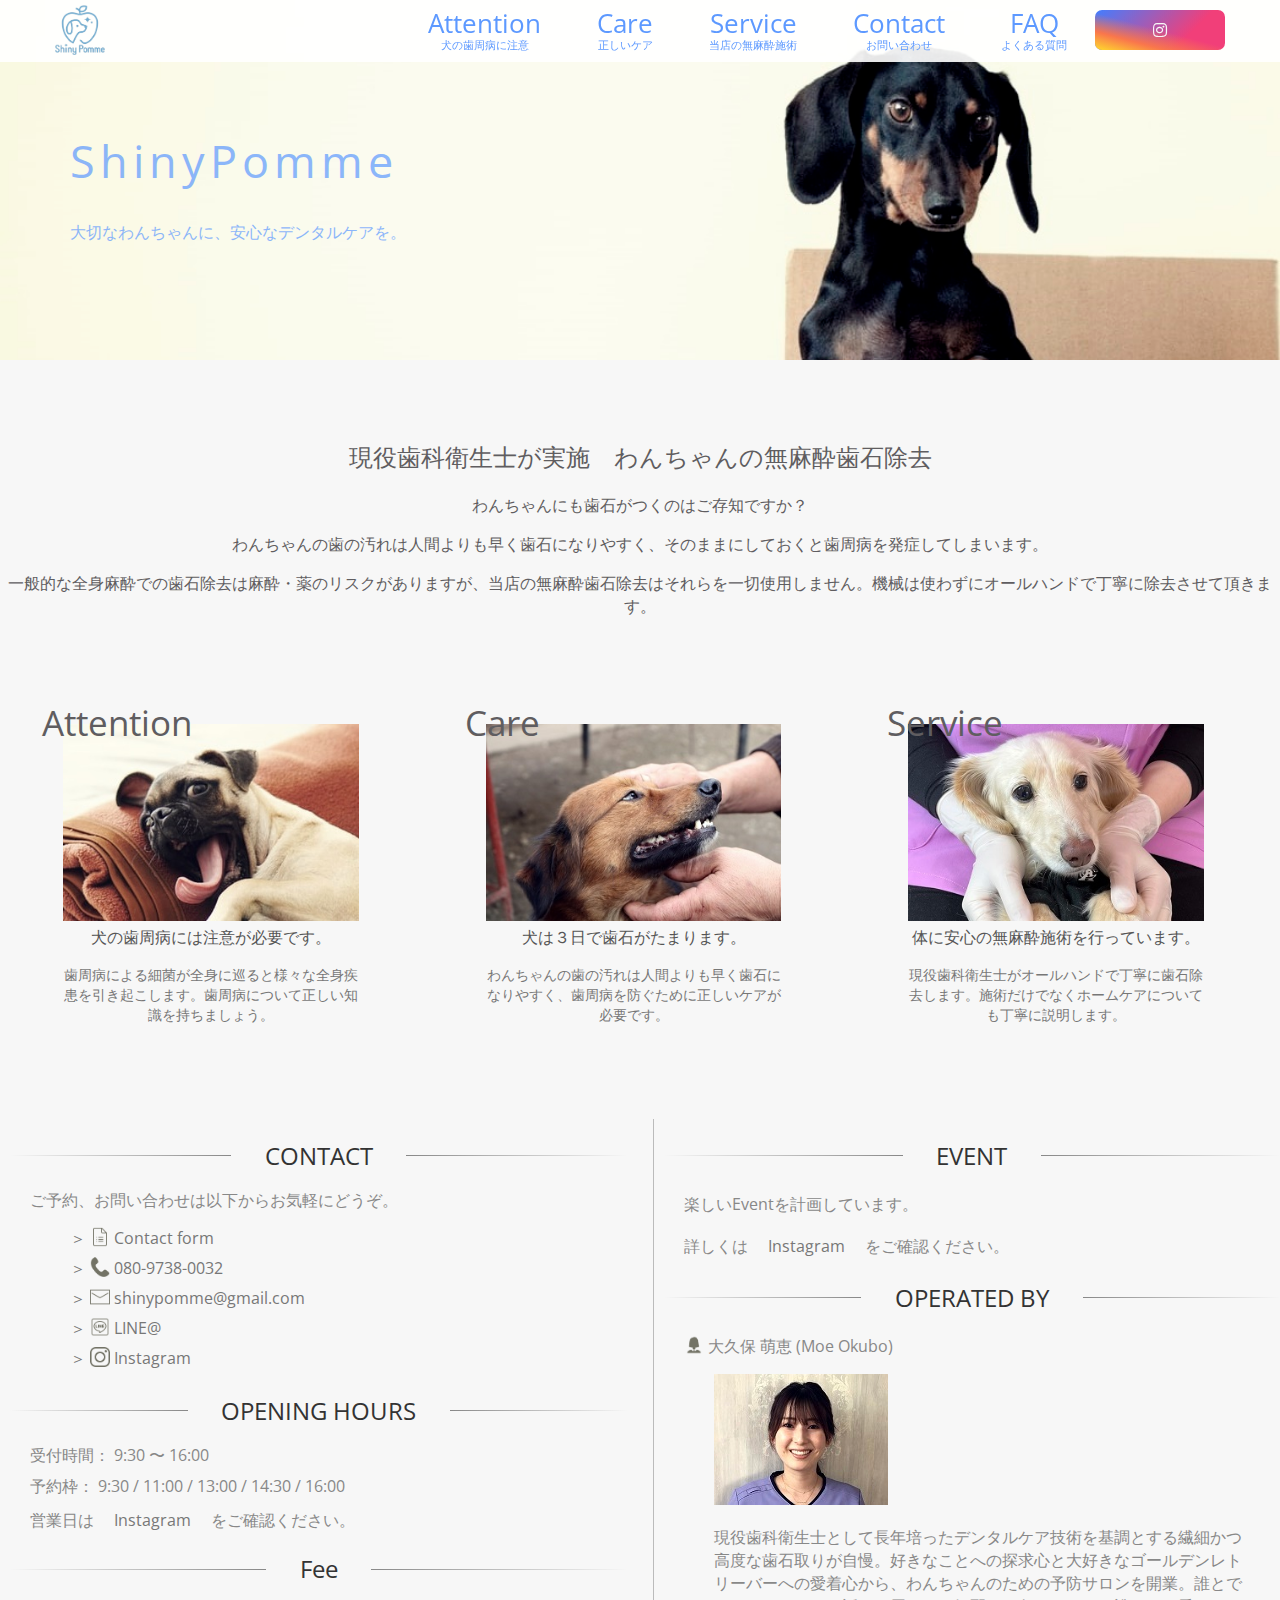
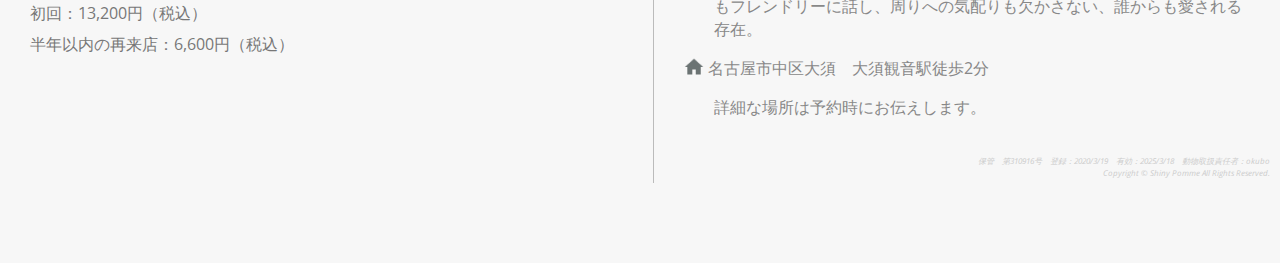
<file: index.html>
<!DOCTYPE html>
<html>
  <head>
    <!-- Global site tag (gtag.js) - Google Analytics -->
    <script async src="https://www.googletagmanager.com/gtag/js?id=UA-177868389-1"></script>
    <script>
      window.dataLayer = window.dataLayer || [];
      function gtag(){dataLayer.push(arguments);}
      gtag('js', new Date());

      gtag('config', 'UA-177868389-1');
    </script>
    <meta charset="utf-8">
    <meta name="description" content="愛知県の現役歯科衛生士が実施するわんちゃんに安心の無麻酔歯石除去。わんちゃんをリラックスさせながら機械は使わずにオールハンドで丁寧に歯石除去致します。">
    <meta name="viewport" content="width=device-width, initial-scale=1.0">
    <title>ShinyPomme | 現役歯科衛生士が行う犬の無麻酔歯石除去</title>
    <link href="https://fonts.googleapis.com/css2?family=Open+Sans+Condensed:wght@300&display=swap" rel="stylesheet">
    <link href="https://use.fontawesome.com/releases/v5.6.1/css/all.css" rel="stylesheet">
    <link rel="stylesheet" href="stylesheet.css">
    <link rel="stylesheet" href="responsive.css">
    <script src="https://ajax.googleapis.com/ajax/libs/jquery/2.1.4/jquery.min.js"></script>
    <link rel="shortcut icon" href="favicon.ico">
  </head>
  <body>
    <header>
      <div class="container">
        <a class="header-left" href="index.html">
          <img class="logo" src="picture/logo.png" alt="ShinyPomme">
        </a>
        <div class="header-right">
          <div class="header-menu">
            <ul>
              <li><a class="a-btn" href="attention.html">Attention<br><span class="hd-r-span">犬の歯周病に注意</span></a></li>
              <li><a class="a-btn" href="care.html">Care<br><span class="hd-r-span">正しいケア</span></a></li>
              <li><a class="a-btn" href="service.html">Service<br><span class="hd-r-span">当店の無麻酔施術</span></a></li>
              <li><a class="a-btn" href="contact.php">Contact<br><span class="hd-r-span">お問い合わせ</span></a></li>
              <li><a class="a-btn" href="FAQ.html">FAQ<br><span class="hd-r-span">よくある質問</span></a></li>
            </ul>
          </div>
          <div class="header-follow">
            <a href="https://www.instagram.com/ShinyPomme/" class="insta_btn2" target="_blank" rel="noopener noreferrer">
              <i class="fab fa-instagram"></i> <span>@shinypomme</span>
            </a>
          </div>
        </div>
        <div class="hamburger">
          <span></span>
          <span></span>
          <span></span>
        </div>
        <nav class="globalMenuSp">
            <ul>
              <li><a href="attention.html">Attention</a></li>
              <li><a href="care.html">Care</a></li>
              <li><a href="service.html">Service</a></li>
              <li><a href="contact.php">Contact</a></li>
              <li><a href="FAQ.html">FAQ</a></li>
            </ul>
        </nav>
    </header>
    <!-- コンテンツ -->
    <div class="top-wrapper">
      <div class="container">
        <div class="container-hp">
          <h1>ShinyPomme</h1>
          <p class="container-p">大切なわんちゃんに、<br>安心なデンタルケアを。</p>
        </div>
      </div>
    </div>
    <div class="main-wrapper">
      <div class="heading">
        <h2>現役歯科衛生士が実施<br>　わんちゃんの無麻酔歯石除去</h2>
        <p>わんちゃんにも歯石がつくのはご存知ですか？</p>
        <p>わんちゃんの歯の汚れは人間よりも早く歯石になりやすく、そのままにしておくと歯周病を発症してしまいます。</p>
        <p>一般的な全身麻酔での歯石除去は麻酔・薬のリスクがありますが、当店の無麻酔歯石除去はそれらを一切使用しません。<br>機械は使わずにオールハンドで丁寧に除去させて頂きます。</p>
        <p></p>
      </div>
      <div class="menus">
        <a class="menu" href="attention.html">
          <div class="menu-icon">
            <img src="picture/dog18.jpg" />
            <p>Attention</p>
          </div>
          <p class="txt-contents1">
            犬の歯周病には注意が必要です。
          </p>
          <p class="txt-contents2">
            歯周病による細菌が全身に巡ると様々な全身疾患を引き起こします。歯周病について正しい知識を持ちましょう。
          </p>
        </a>
        <a class="menu" href="care.html">
          <div class="menu-icon">
            <img src="picture/dog20.jpg" />
            <p>Care</p>
          </div>
          <p class="txt-contents1">
            犬は３日で歯石がたまります。
          </p>
          <p class="txt-contents2">
            わんちゃんの歯の汚れは人間よりも早く歯石になりやすく、歯周病を防ぐために正しいケアが必要です。
          </p>
        </a>
        <a class="menu" href="service.html">
          <div class="menu-icon">
            <img src="picture/dog23.jpeg" />
            <p>Service</p>
          </div>
          <p class="txt-contents1">
            体に安心の無麻酔施術を行っています。
          </p>
          <p class="txt-contents2">
            現役歯科衛生士がオールハンドで丁寧に歯石除去します。施術だけでなくホームケアについても丁寧に説明します。
          </p>
        </a>
      </div>
    </div>
    <!-- 以上、コンテンツ -->
    <footer>
      <div class="contact-wrapper">
        <div class="container">
          <div class="contact-h2">
            <h2 class="fotter-menu">　CONTACT　</h2>
          </div>
          <p class="contact-p">ご予約、お問い合わせは以下からお気軽にどうぞ。</p>
          <ul>
            <li>
              <a class="a-btn" href="contact.php">
                ＞
                <img class="contact-img" src="picture/form.png" alt="" align="top">
                 Contact form
              </a>
            </li>
            <li>
              <a class="a-btn" href="tel:080-9738-0032">
                ＞
                <img class="contact-img" src="picture/tell.png" alt="" align="top">
                 080-9738-0032
              </a>
            </li>
            <li>
              <a class="a-btn" href="mailto:shinypomme@gmail.com">
                ＞
                <img class="contact-img" src="picture/mail.png" alt="" align="top">
                 shinypomme@gmail.com
              </a>
            </li>
            <li>
              <a class="a-btn" href="https://line.me/ti/p/PopZYbZgiJ" target="_blank" rel="noopener noreferrer">
                ＞
                <img class="contact-img" src="picture/line.png" alt="" align="top">
                 LINE@
              </a>
            </li>
            <li>
              <a class="a-btn" href="https://www.instagram.com/ShinyPomme/" target="_blank" rel="noopener noreferrer">
                ＞
                <img class="contact-img" src="picture/Instagram.png" alt="" align="top">
                 Instagram
              </a>
            </li>
          </ul>
          <div class="opening-hours">
            <h2 class="fotter-menu">　OPENING HOURS　</h2>
            <div class="time">
              <p>受付時間： 9:30 〜 16:00</p>
              <p>予約枠： 9:30 / 11:00 / 13:00 / 14:30 / 16:00</p>
              <p>営業日は<a class="a-btn" href="https://www.instagram.com/ShinyPomme/" target="_blank" rel="noopener noreferrer">Instagram</a>をご確認ください。</p>
            </div>
          </div>
          <div class="fee">
            <h2 class="fotter-menu">　Fee　</h2>
            <div class="fee-con">
              <p>初回：13,200円（税込）</p>
              <p>半年以内の再来店：6,600円（税込）</p>
            </div>
          </div>
        </div>
      </div>
      <div class="operated-wrapper">
        <div class="container">
          <div class="operated-h2">
            <h2 class="fotter-menu">　EVENT　</h2>
          </div>
          <div class="operated-part">
            <p>楽しいEventを計画しています。
            <p>詳しくは<a class="a-btn" href="https://www.instagram.com/ShinyPomme/" target="_blank" rel="noopener noreferrer">Instagram</a>をご確認ください。</p>
          </div>
          <div class="operated-h2">
            <h2 class="fotter-menu">　OPERATED BY　</h2>
          </div>
          <div class="operated-part">
            <p>
              <img class="operated-img" src="picture/woman.png" alt="名前" align="top">
              大久保 萌恵
                <span class="name-en">(Moe Okubo)</span>
            </p>
            <img class="operator" src="picture/sp_4.jpg" alt="施術者">
            <p class="profile">現役歯科衛生士として長年培ったデンタルケア技術を基調とする繊細かつ高度な歯石取りが自慢。好きなことへの探求心と大好きなゴールデンレトリーバーへの愛着心から、わんちゃんのための予防サロンを開業。誰とでもフレンドリーに話し、周りへの気配りも欠かさない、誰からも愛される存在。</p>
          </div>
          <div class="operated-part">
            <p>
              <img class="operated-img" src="picture/home.png" alt="住所" align="top">
              名古屋市中区大須　大須観音駅徒歩2分
              <p class="address">
                詳細な場所は予約時にお伝えします。
              </p>
            </p>
          </div>
          <div class="register-part">
            <p>
              保管　第310916号　登録：2020/3/19　有効：2025/3/18　動物取扱責任者：okubo
            </p>
            <p>
              Copyright © Shiny Pomme All Rights Reserved.
            </p>
          </div>
        </div>
      </div>
    </footer>
    <script src="script.js"></script>
  </body>
</html>
</file>
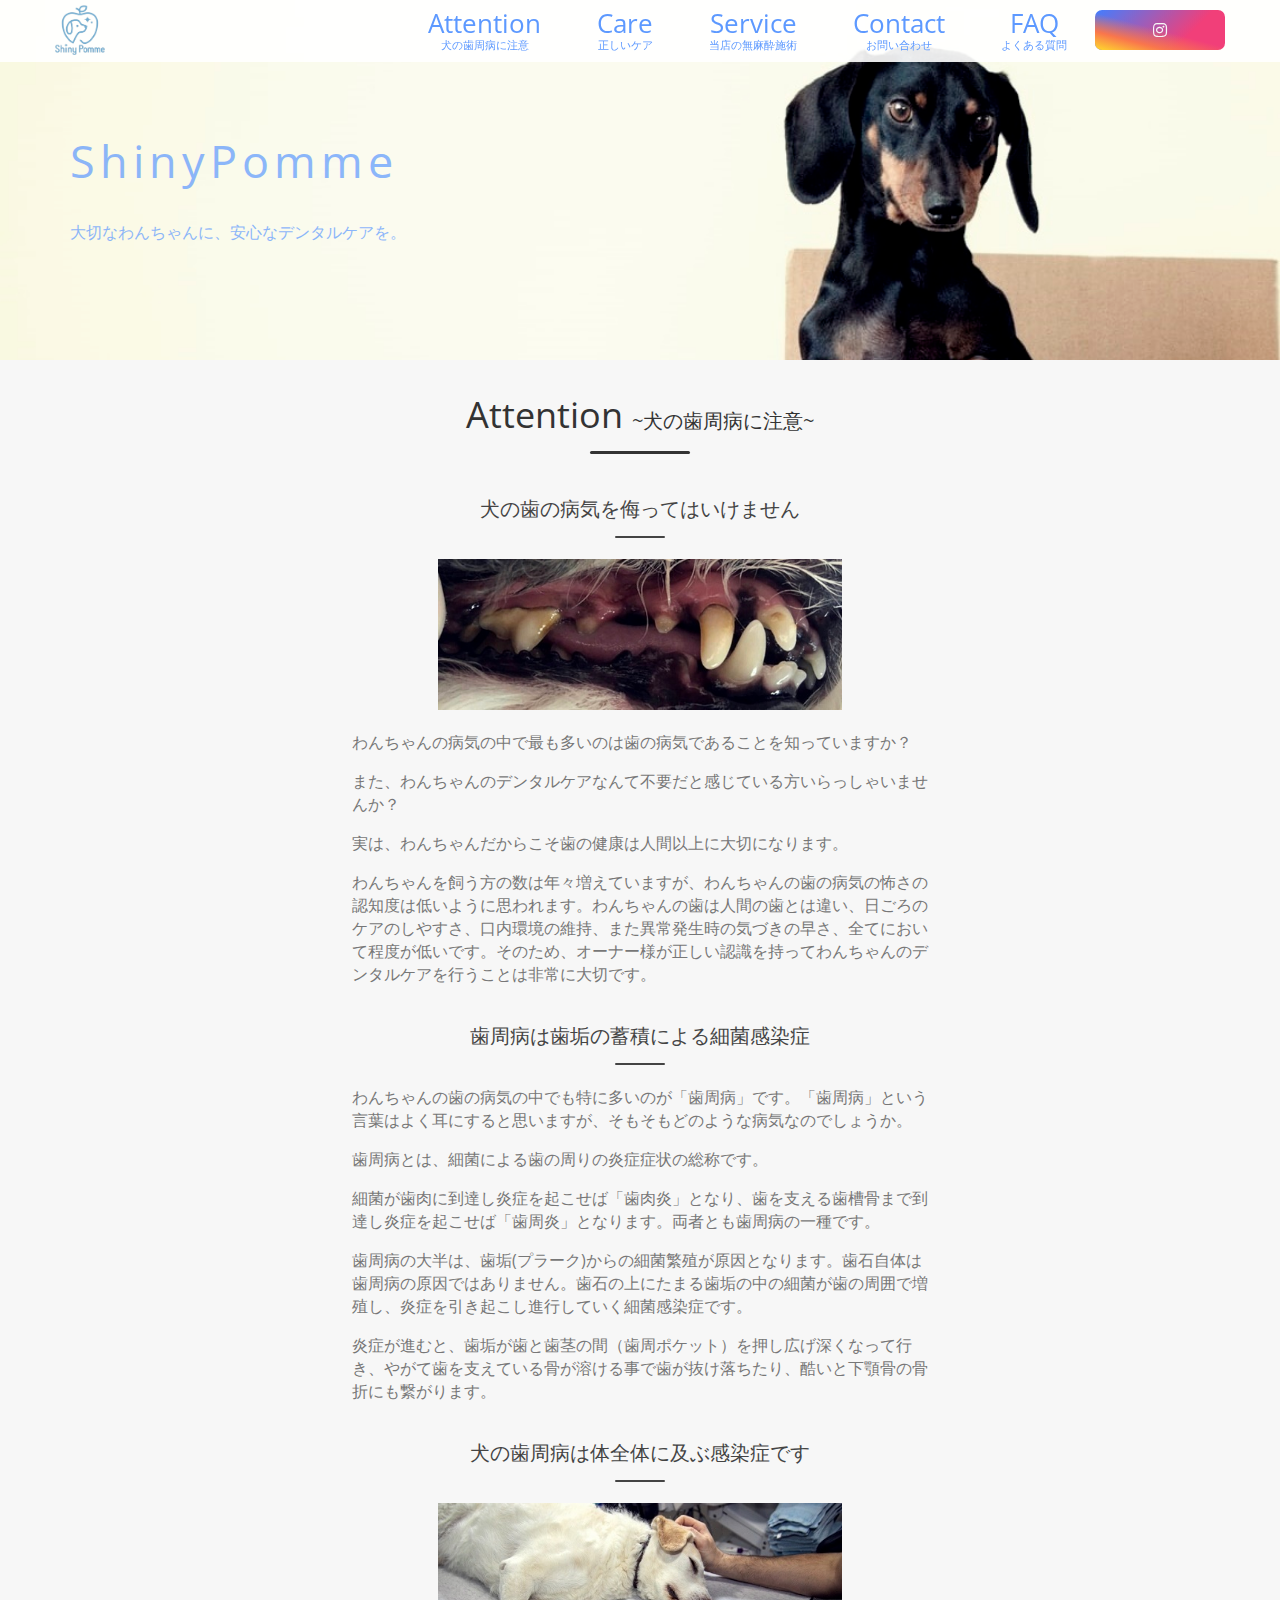
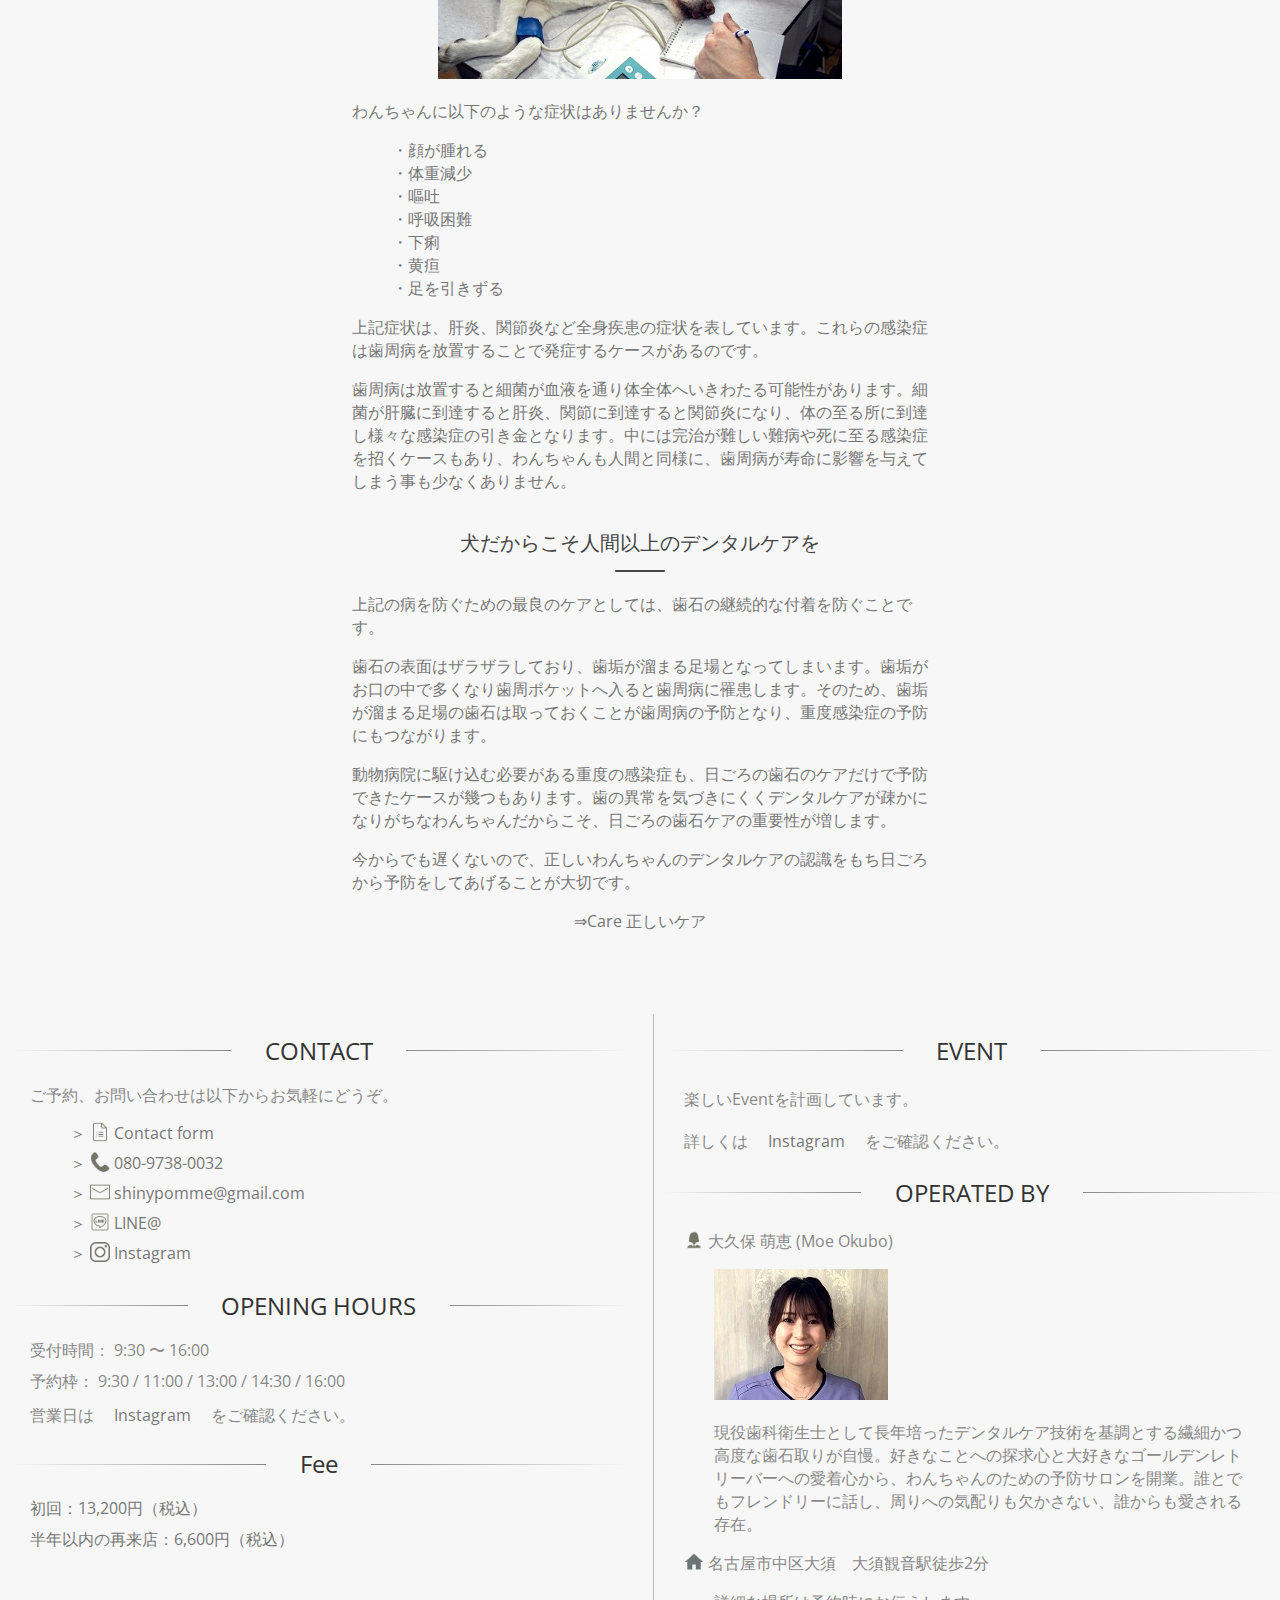
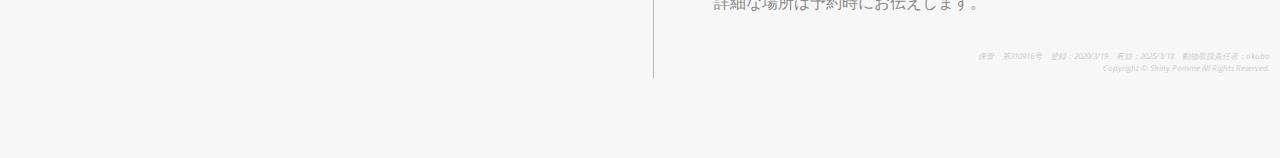
<file: attention.html>
<!DOCTYPE html>
<html>
  <head>
    <!-- Global site tag (gtag.js) - Google Analytics -->
    <script async src="https://www.googletagmanager.com/gtag/js?id=UA-177868389-1"></script>
    <script>
      window.dataLayer = window.dataLayer || [];
      function gtag(){dataLayer.push(arguments);}
      gtag('js', new Date());

      gtag('config', 'UA-177868389-1');
    </script>
    <meta charset="utf-8">
    <meta name="description" content="愛知県の現役歯科衛生士が実施するわんちゃんに安心の無麻酔歯石除去。わんちゃんをリラックスさせながら機械は使わずにオールハンドで丁寧に歯石除去致します。">
    <meta name="viewport" content="width=device-width, initial-scale=1.0">
    <title>ShinyPomme | 現役歯科衛生士が行う犬の無麻酔歯石除去</title>
    <link href="https://fonts.googleapis.com/css2?family=Open+Sans+Condensed:wght@300&display=swap" rel="stylesheet">
    <link href="https://use.fontawesome.com/releases/v5.6.1/css/all.css" rel="stylesheet">
    <link rel="stylesheet" href="stylesheet.css">
    <link rel="stylesheet" href="responsive.css">
    <script src="https://ajax.googleapis.com/ajax/libs/jquery/2.1.4/jquery.min.js"></script>
    <link rel="shortcut icon" href="favicon.ico">
  </head>
  <body>
    <header>
      <div class="container">
        <a class="header-left" href="index.html">
          <img class="logo" src="picture/logo.png" alt="ShinyPomme">
        </a>
        <div class="header-right">
          <div class="header-menu">
            <ul>
              <li><a class="a-btn" href="attention.html">Attention<br><span class="hd-r-span">犬の歯周病に注意</span></a></li>
              <li><a class="a-btn" href="care.html">Care<br><span class="hd-r-span">正しいケア</span></a></li>
              <li><a class="a-btn" href="service.html">Service<br><span class="hd-r-span">当店の無麻酔施術</span></a></li>
              <li><a class="a-btn" href="contact.php">Contact<br><span class="hd-r-span">お問い合わせ</span></a></li>
              <li><a class="a-btn" href="FAQ.html">FAQ<br><span class="hd-r-span">よくある質問</span></a></li>
            </ul>
          </div>
          <div class="header-follow">
            <a href="https://www.instagram.com/ShinyPomme/" class="insta_btn2" target="_blank" rel="noopener noreferrer">
              <i class="fab fa-instagram"></i> <span>@shinypomme</span>
            </a>
          </div>
        </div>
        <div class="hamburger">
          <span></span>
          <span></span>
          <span></span>
        </div>
        <nav class="globalMenuSp">
            <ul>
              <li><a href="attention.html">Attention</a></li>
              <li><a href="care.html">Care</a></li>
              <li><a href="service.html">Service</a></li>
              <li><a href="contact.php">Contact</a></li>
              <li><a href="FAQ.html">FAQ</a></li>
            </ul>
        </nav>
    </header>
    <div class="top-wrapper">
      <div class="container">
        <div class="container-hp">
          <h1>ShinyPomme</h1>
          <p class="container-p">大切なわんちゃんに、<br>安心なデンタルケアを。</p>
        </div>
      </div>
    </div>
    <!-- コンテンツ -->
    <div class="main-wrapper">
      <div class="heading-msg">
        <h2>Attention <span>~犬の歯周病に注意~</span></h2>
        <div class="attention-msg">
          <h3>犬の歯の病気を侮ってはいけません</h3>
          <p></p>
          <img class="attention-img" src="picture/tooth.jpg" alt="bad-tooth">
          <p>わんちゃんの病気の中で最も多いのは歯の病気であることを知っていますか？</p>
          <p>また、わんちゃんのデンタルケアなんて不要だと感じている方いらっしゃいませんか？</p>
          <p>実は、わんちゃんだからこそ歯の健康は人間以上に大切になります。</p>
          <p>わんちゃんを飼う方の数は年々増えていますが、わんちゃんの歯の病気の怖さの認知度は低いように思われます。わんちゃんの歯は人間の歯とは違い、日ごろのケアのしやすさ、口内環境の維持、また異常発生時の気づきの早さ、全てにおいて程度が低いです。そのため、オーナー様が正しい認識を持ってわんちゃんのデンタルケアを行うことは非常に大切です。</p>

          <h3>歯周病は歯垢の蓄積による細菌感染症</h3>
          <p>わんちゃんの歯の病気の中でも特に多いのが「歯周病」です。「歯周病」という言葉はよく耳にすると思いますが、そもそもどのような病気なのでしょうか。</p>
          <p>歯周病とは、細菌による歯の周りの炎症症状の総称です。</p>
          <p>細菌が歯肉に到達し炎症を起こせば「歯肉炎」となり、歯を支える歯槽骨まで到達し炎症を起こせば「歯周炎」となります。両者とも歯周病の一種です。</p>
          <p>歯周病の大半は、歯垢(プラーク)からの細菌繁殖が原因となります。歯石自体は歯周病の原因ではありません。歯石の上にたまる歯垢の中の細菌が歯の周囲で増殖し、炎症を引き起こし進行していく細菌感染症です。</p>
          <p>炎症が進むと、歯垢が歯と歯茎の間（歯周ポケット）を押し広げ深くなって行き、やがて歯を支えている骨が溶ける事で歯が抜け落ちたり、酷いと下顎骨の骨折にも繋がります。</p>

          <h3>犬の歯周病は体全体に及ぶ感染症です</h3>
          <p></p>
          <img class="attention-img" src="picture/Dog-Disease.jpg" alt="Dog-Disease">
          <p>わんちゃんに以下のような症状はありませんか？</p>
          <ul>
            <li>・顔が腫れる</li>
            <li>・体重減少</li>
            <li>・嘔吐</li>
            <li>・呼吸困難</li>
            <li>・下痢</li>
            <li>・黄疸</li>
            <li>・足を引きずる</li>
          </ul>
          <p>上記症状は、肝炎、関節炎など全身疾患の症状を表しています。これらの感染症は歯周病を放置することで発症するケースがあるのです。</p>
          <p>歯周病は放置すると細菌が血液を通り体全体へいきわたる可能性があります。細菌が肝臓に到達すると肝炎、関節に到達すると関節炎になり、体の至る所に到達し様々な感染症の引き金となります。中には完治が難しい難病や死に至る感染症を招くケースもあり、わんちゃんも人間と同様に、歯周病が寿命に影響を与えてしまう事も少なくありません。</p>

          <h3>犬だからこそ人間以上のデンタルケアを</h3>
          <p>上記の病を防ぐための最良のケアとしては、歯石の継続的な付着を防ぐことです。</p>
          <p>歯石の表面はザラザラしており、歯垢が溜まる足場となってしまいます。歯垢がお口の中で多くなり歯周ポケットへ入ると歯周病に罹患します。そのため、歯垢が溜まる足場の歯石は取っておくことが歯周病の予防となり、重度感染症の予防にもつながります。</p>
          <p>動物病院に駆け込む必要がある重度の感染症も、日ごろの歯石のケアだけで予防できたケースが幾つもあります。歯の異常を気づきにくくデンタルケアが疎かになりがちなわんちゃんだからこそ、日ごろの歯石ケアの重要性が増します。</p>
          <p>今からでも遅くないので、正しいわんちゃんのデンタルケアの認識をもち日ごろから予防をしてあげることが大切です。</p>
          <a class="a-btn" href="care.html">⇒Care 正しいケア</a>
        </div>
      </div>
    </div>
    <!-- 以上、コンテンツ -->
    <footer>
      <div class="contact-wrapper">
        <div class="container">
          <div class="contact-h2">
            <h2 class="fotter-menu">　CONTACT　</h2>
          </div>
          <p class="contact-p">ご予約、お問い合わせは以下からお気軽にどうぞ。</p>
          <ul>
            <li>
              <a class="a-btn" href="contact.php">
                ＞
                <img class="contact-img" src="picture/form.png" alt="" align="top">
                 Contact form
              </a>
            </li>
            <li>
              <a class="a-btn" href="tel:080-9738-0032">
                ＞
                <img class="contact-img" src="picture/tell.png" alt="" align="top">
                 080-9738-0032
              </a>
            </li>
            <li>
              <a class="a-btn" href="mailto:shinypomme@gmail.com">
                ＞
                <img class="contact-img" src="picture/mail.png" alt="" align="top">
                 shinypomme@gmail.com
              </a>
            </li>
            <li>
              <a class="a-btn" href="https://line.me/ti/p/PopZYbZgiJ" target="_blank" rel="noopener noreferrer">
                ＞
                <img class="contact-img" src="picture/line.png" alt="" align="top">
                 LINE@
              </a>
            </li>
            <li>
              <a class="a-btn" href="https://www.instagram.com/ShinyPomme/" target="_blank" rel="noopener noreferrer">
                ＞
                <img class="contact-img" src="picture/Instagram.png" alt="" align="top">
                 Instagram
              </a>
            </li>
          </ul>
          <div class="opening-hours">
            <h2 class="fotter-menu">　OPENING HOURS　</h2>
            <div class="time">
              <p>受付時間： 9:30 〜 16:00</p>
              <p>予約枠： 9:30 / 11:00 / 13:00 / 14:30 / 16:00</p>
              <p>営業日は<a class="a-btn" href="https://www.instagram.com/ShinyPomme/" target="_blank" rel="noopener noreferrer">Instagram</a>をご確認ください。</p>
            </div>
          </div>
          <div class="fee">
            <h2 class="fotter-menu">　Fee　</h2>
            <div class="fee-con">
              <p>初回：13,200円（税込）</p>
              <p>半年以内の再来店：6,600円（税込）</p>
            </div>
          </div>
        </div>
      </div>
      <div class="operated-wrapper">
        <div class="container">
          <div class="operated-h2">
            <h2 class="fotter-menu">　EVENT　</h2>
          </div>
          <div class="operated-part">
            <p>楽しいEventを計画しています。
            <p>詳しくは<a class="a-btn" href="https://www.instagram.com/ShinyPomme/" target="_blank" rel="noopener noreferrer">Instagram</a>をご確認ください。</p>
          </div>
          <div class="operated-h2">
            <h2 class="fotter-menu">　OPERATED BY　</h2>
          </div>
          <div class="operated-part">
            <p>
              <img class="operated-img" src="picture/woman.png" alt="名前" align="top">
              大久保 萌恵
                <span class="name-en">(Moe Okubo)</span>
            </p>
            <img class="operator" src="picture/sp_4.jpg" alt="施術者">
            <p class="profile">現役歯科衛生士として長年培ったデンタルケア技術を基調とする繊細かつ高度な歯石取りが自慢。好きなことへの探求心と大好きなゴールデンレトリーバーへの愛着心から、わんちゃんのための予防サロンを開業。誰とでもフレンドリーに話し、周りへの気配りも欠かさない、誰からも愛される存在。</p>
          </div>
          <div class="operated-part">
            <p>
              <img class="operated-img" src="picture/home.png" alt="住所" align="top">
              名古屋市中区大須　大須観音駅徒歩2分
              <p class="address">
                詳細な場所は予約時にお伝えします。
              </p>
            </p>
          </div>
          <div class="register-part">
            <p>
              保管　第310916号　登録：2020/3/19　有効：2025/3/18　動物取扱責任者：okubo
            </p>
            <p>
              Copyright © Shiny Pomme All Rights Reserved.
            </p>
          </div>
        </div>
      </div>
    </footer>
    <script src="script.js"></script>
  </body>
</html>
</file>
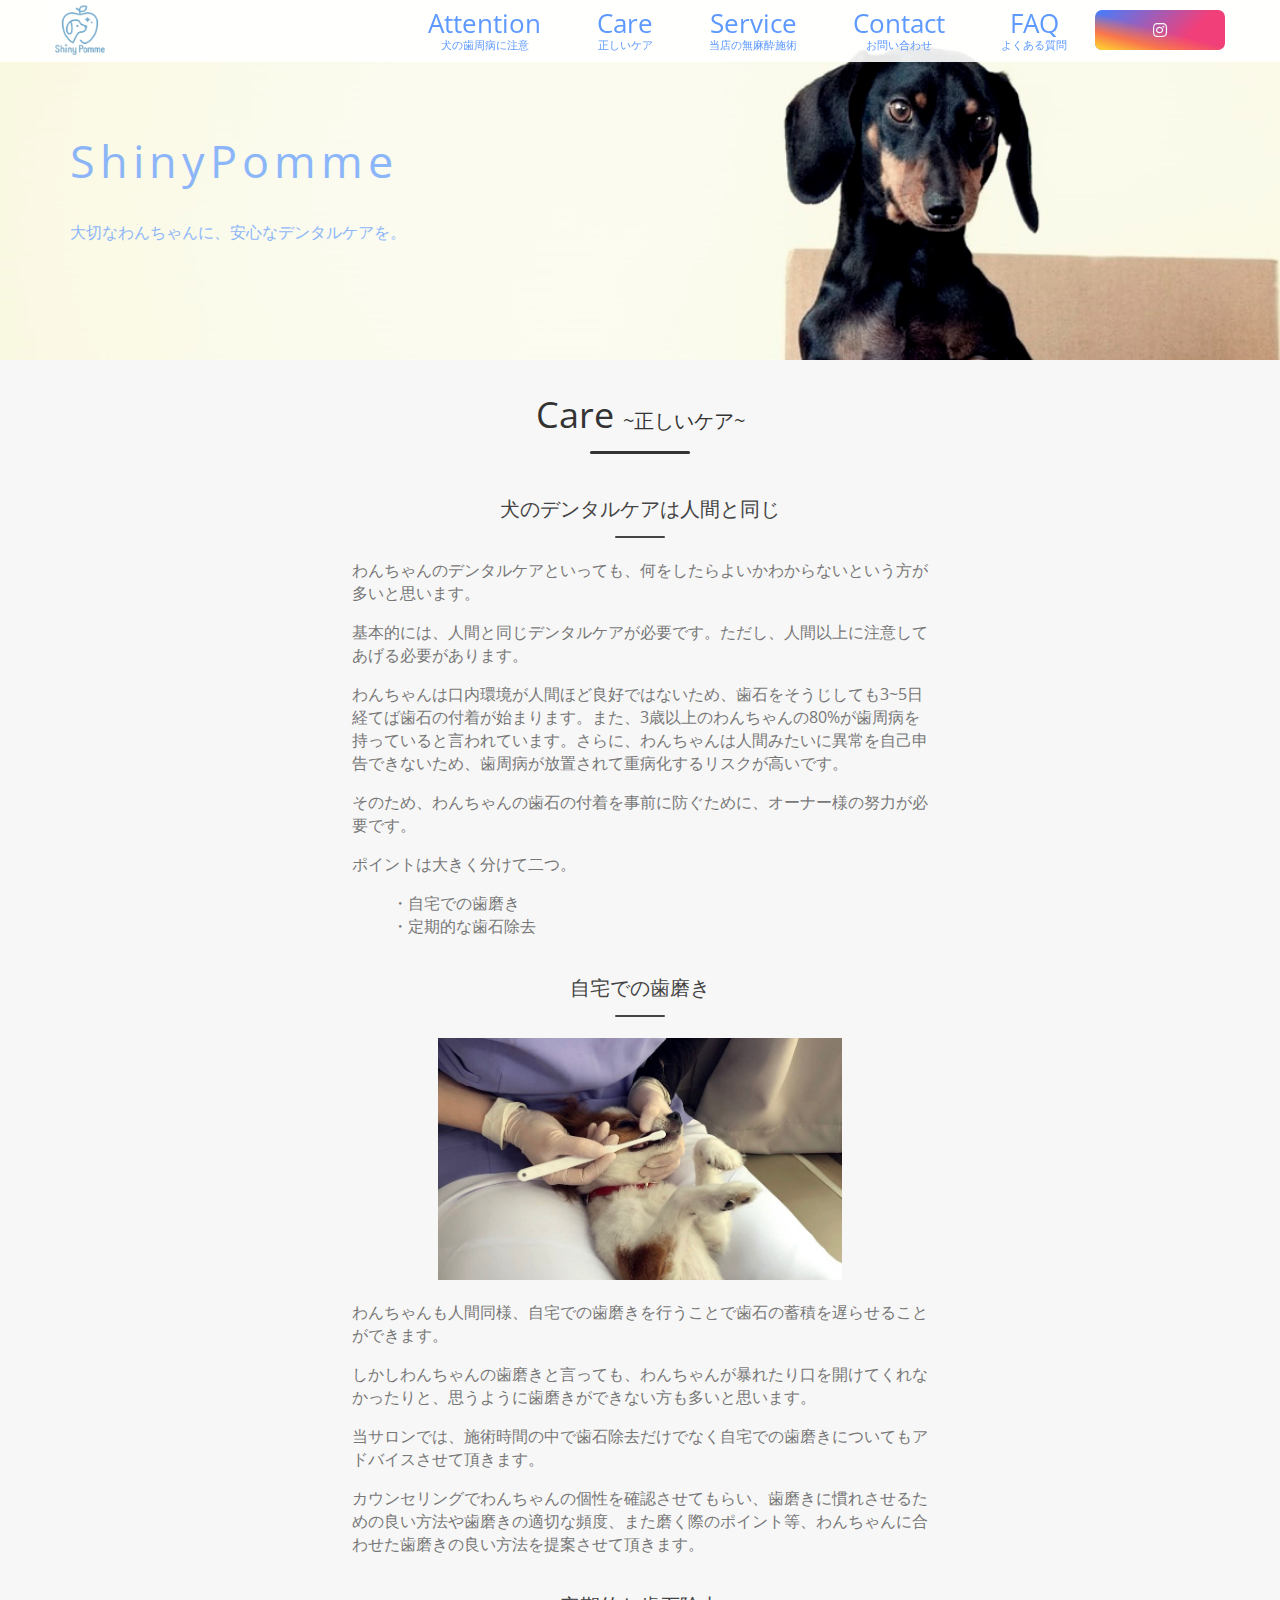
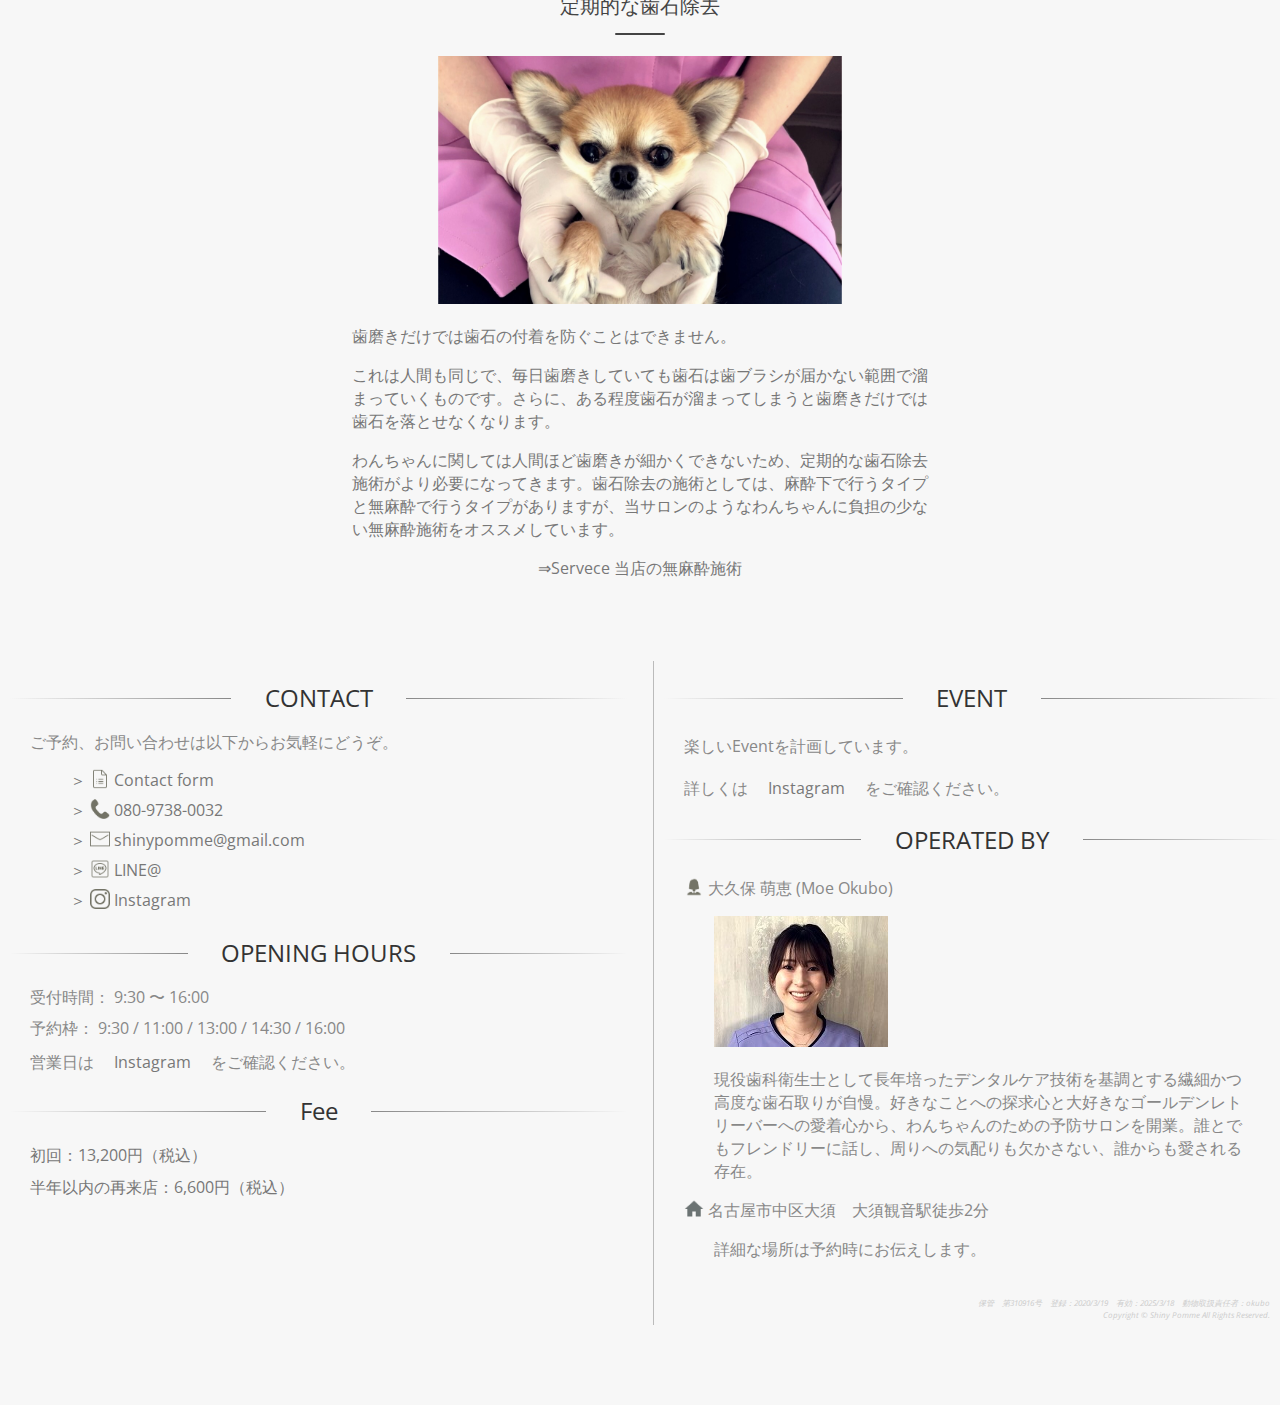
<file: care.html>
<!DOCTYPE html>
<html>
  <head>
    <!-- Global site tag (gtag.js) - Google Analytics -->
    <script async src="https://www.googletagmanager.com/gtag/js?id=UA-177868389-1"></script>
    <script>
      window.dataLayer = window.dataLayer || [];
      function gtag(){dataLayer.push(arguments);}
      gtag('js', new Date());

      gtag('config', 'UA-177868389-1');
    </script>
    <meta charset="utf-8">
    <meta name="description" content="愛知県の現役歯科衛生士が実施するわんちゃんに安心の無麻酔歯石除去。わんちゃんをリラックスさせながら機械は使わずにオールハンドで丁寧に歯石除去致します。">
    <meta name="viewport" content="width=device-width, initial-scale=1.0">
    <title>ShinyPomme | 現役歯科衛生士が行う犬の無麻酔歯石除去</title>
    <link href="https://fonts.googleapis.com/css2?family=Open+Sans+Condensed:wght@300&display=swap" rel="stylesheet">
    <link href="https://use.fontawesome.com/releases/v5.6.1/css/all.css" rel="stylesheet">
    <link rel="stylesheet" href="stylesheet.css">
    <link rel="stylesheet" href="responsive.css">
    <script src="https://ajax.googleapis.com/ajax/libs/jquery/2.1.4/jquery.min.js"></script>
    <link rel="shortcut icon" href="favicon.ico">
  </head>
  <body>
    <header>
      <div class="container">
        <a class="header-left" href="index.html">
          <img class="logo" src="picture/logo.png" alt="ShinyPomme">
        </a>
        <div class="header-right">
          <div class="header-menu">
            <ul>
              <li><a class="a-btn" href="attention.html">Attention<br><span class="hd-r-span">犬の歯周病に注意</span></a></li>
              <li><a class="a-btn" href="care.html">Care<br><span class="hd-r-span">正しいケア</span></a></li>
              <li><a class="a-btn" href="service.html">Service<br><span class="hd-r-span">当店の無麻酔施術</span></a></li>
              <li><a class="a-btn" href="contact.php">Contact<br><span class="hd-r-span">お問い合わせ</span></a></li>
              <li><a class="a-btn" href="FAQ.html">FAQ<br><span class="hd-r-span">よくある質問</span></a></li>
            </ul>
          </div>
          <div class="header-follow">
            <a href="https://www.instagram.com/ShinyPomme/" class="insta_btn2" target="_blank" rel="noopener noreferrer">
              <i class="fab fa-instagram"></i> <span>@shinypomme</span>
            </a>
          </div>
        </div>
        <div class="hamburger">
          <span></span>
          <span></span>
          <span></span>
        </div>
        <nav class="globalMenuSp">
            <ul>
              <li><a href="attention.html">Attention</a></li>
              <li><a href="care.html">Care</a></li>
              <li><a href="service.html">Service</a></li>
              <li><a href="contact.php">Contact</a></li>
              <li><a href="FAQ.html">FAQ</a></li>
            </ul>
        </nav>
    </header>
    <div class="top-wrapper">
      <div class="container">
        <div class="container-hp">
          <h1>ShinyPomme</h1>
          <p class="container-p">大切なわんちゃんに、<br>安心なデンタルケアを。</p>
        </div>
      </div>
    </div>
    <!-- コンテンツ -->
    <div class="main-wrapper">
      <div class="heading-msg">
        <h2>Care <span>~正しいケア~</span></h2>
        <div class="attention-msg">
          <h3>犬のデンタルケアは人間と同じ</h3>
          <p>わんちゃんのデンタルケアといっても、何をしたらよいかわからないという方が多いと思います。</p>
          <p>基本的には、人間と同じデンタルケアが必要です。ただし、人間以上に注意してあげる必要があります。</p>
          <p>わんちゃんは口内環境が人間ほど良好ではないため、歯石をそうじしても3~5日経てば歯石の付着が始まります。また、3歳以上のわんちゃんの80%が歯周病を持っていると言われています。さらに、わんちゃんは人間みたいに異常を自己申告できないため、歯周病が放置されて重病化するリスクが高いです。</p>
          <p>そのため、わんちゃんの歯石の付着を事前に防ぐために、オーナー様の努力が必要です。</p>
          <p>ポイントは大きく分けて二つ。</p>
          <ul>
            <li>・自宅での歯磨き</li>
            <li>・定期的な歯石除去</li>
          </ul>

          <h3>自宅での歯磨き</h3>
          <p></p>
          <img class="attention-img" src="picture/Dog-Toothpaste.jpg" alt="Dog-Toothpaste">
          <p>わんちゃんも人間同様、自宅での歯磨きを行うことで歯石の蓄積を遅らせることができます。</p>
          <p>しかしわんちゃんの歯磨きと言っても、わんちゃんが暴れたり口を開けてくれなかったりと、思うように歯磨きができない方も多いと思います。</p>
          <p>当サロンでは、施術時間の中で歯石除去だけでなく自宅での歯磨きについてもアドバイスさせて頂きます。</p>
          <p>カウンセリングでわんちゃんの個性を確認させてもらい、歯磨きに慣れさせるための良い方法や歯磨きの適切な頻度、また磨く際のポイント等、わんちゃんに合わせた歯磨きの良い方法を提案させて頂きます。</p>

          <h3>定期的な歯石除去</h3>
          <p></p>
          <img class="attention-img" src="picture/tartar-removal.jpeg" alt="tartar-removal">
          <p>歯磨きだけでは歯石の付着を防ぐことはできません。</p>
          <p>これは人間も同じで、毎日歯磨きしていても歯石は歯ブラシが届かない範囲で溜まっていくものです。さらに、ある程度歯石が溜まってしまうと歯磨きだけでは歯石を落とせなくなります。</p>
          <p>わんちゃんに関しては人間ほど歯磨きが細かくできないため、定期的な歯石除去施術がより必要になってきます。歯石除去の施術としては、麻酔下で行うタイプと無麻酔で行うタイプがありますが、当サロンのようなわんちゃんに負担の少ない無麻酔施術をオススメしています。</p>

          <a class="a-btn" href="service.html">⇒Servece 当店の無麻酔施術</a>
        </div>
      </div>
    </div>
    <!-- 以上、コンテンツ -->
    <footer>
      <div class="contact-wrapper">
        <div class="container">
          <div class="contact-h2">
            <h2 class="fotter-menu">　CONTACT　</h2>
          </div>
          <p class="contact-p">ご予約、お問い合わせは以下からお気軽にどうぞ。</p>
          <ul>
            <li>
              <a class="a-btn" href="contact.php">
                ＞
                <img class="contact-img" src="picture/form.png" alt="" align="top">
                 Contact form
              </a>
            </li>
            <li>
              <a class="a-btn" href="tel:080-9738-0032">
                ＞
                <img class="contact-img" src="picture/tell.png" alt="" align="top">
                 080-9738-0032
              </a>
            </li>
            <li>
              <a class="a-btn" href="mailto:shinypomme@gmail.com">
                ＞
                <img class="contact-img" src="picture/mail.png" alt="" align="top">
                 shinypomme@gmail.com
              </a>
            </li>
            <li>
              <a class="a-btn" href="https://line.me/ti/p/PopZYbZgiJ" target="_blank" rel="noopener noreferrer">
                ＞
                <img class="contact-img" src="picture/line.png" alt="" align="top">
                 LINE@
              </a>
            </li>
            <li>
              <a class="a-btn" href="https://www.instagram.com/ShinyPomme/" target="_blank" rel="noopener noreferrer">
                ＞
                <img class="contact-img" src="picture/Instagram.png" alt="" align="top">
                 Instagram
              </a>
            </li>
          </ul>
          <div class="opening-hours">
            <h2 class="fotter-menu">　OPENING HOURS　</h2>
            <div class="time">
              <p>受付時間： 9:30 〜 16:00</p>
              <p>予約枠： 9:30 / 11:00 / 13:00 / 14:30 / 16:00</p>
              <p>営業日は<a class="a-btn" href="https://www.instagram.com/ShinyPomme/" target="_blank" rel="noopener noreferrer">Instagram</a>をご確認ください。</p>
            </div>
          </div>
          <div class="fee">
            <h2 class="fotter-menu">　Fee　</h2>
            <div class="fee-con">
              <p>初回：13,200円（税込）</p>
              <p>半年以内の再来店：6,600円（税込）</p>
            </div>
          </div>
        </div>
      </div>
      <div class="operated-wrapper">
        <div class="container">
          <div class="operated-h2">
            <h2 class="fotter-menu">　EVENT　</h2>
          </div>
          <div class="operated-part">
            <p>楽しいEventを計画しています。
            <p>詳しくは<a class="a-btn" href="https://www.instagram.com/ShinyPomme/" target="_blank" rel="noopener noreferrer">Instagram</a>をご確認ください。</p>
          </div>
          <div class="operated-h2">
            <h2 class="fotter-menu">　OPERATED BY　</h2>
          </div>
          <div class="operated-part">
            <p>
              <img class="operated-img" src="picture/woman.png" alt="名前" align="top">
              大久保 萌恵
                <span class="name-en">(Moe Okubo)</span>
            </p>
            <img class="operator" src="picture/sp_4.jpg" alt="施術者">
            <p class="profile">現役歯科衛生士として長年培ったデンタルケア技術を基調とする繊細かつ高度な歯石取りが自慢。好きなことへの探求心と大好きなゴールデンレトリーバーへの愛着心から、わんちゃんのための予防サロンを開業。誰とでもフレンドリーに話し、周りへの気配りも欠かさない、誰からも愛される存在。</p>
          </div>
          <div class="operated-part">
            <p>
              <img class="operated-img" src="picture/home.png" alt="住所" align="top">
              名古屋市中区大須　大須観音駅徒歩2分
              <p class="address">
                詳細な場所は予約時にお伝えします。
              </p>
            </p>
          </div>
          <div class="register-part">
            <p>
              保管　第310916号　登録：2020/3/19　有効：2025/3/18　動物取扱責任者：okubo
            </p>
            <p>
              Copyright © Shiny Pomme All Rights Reserved.
            </p>
          </div>
        </div>
      </div>
    </footer>
    <script src="script.js"></script>
  </body>
</html>
</file>
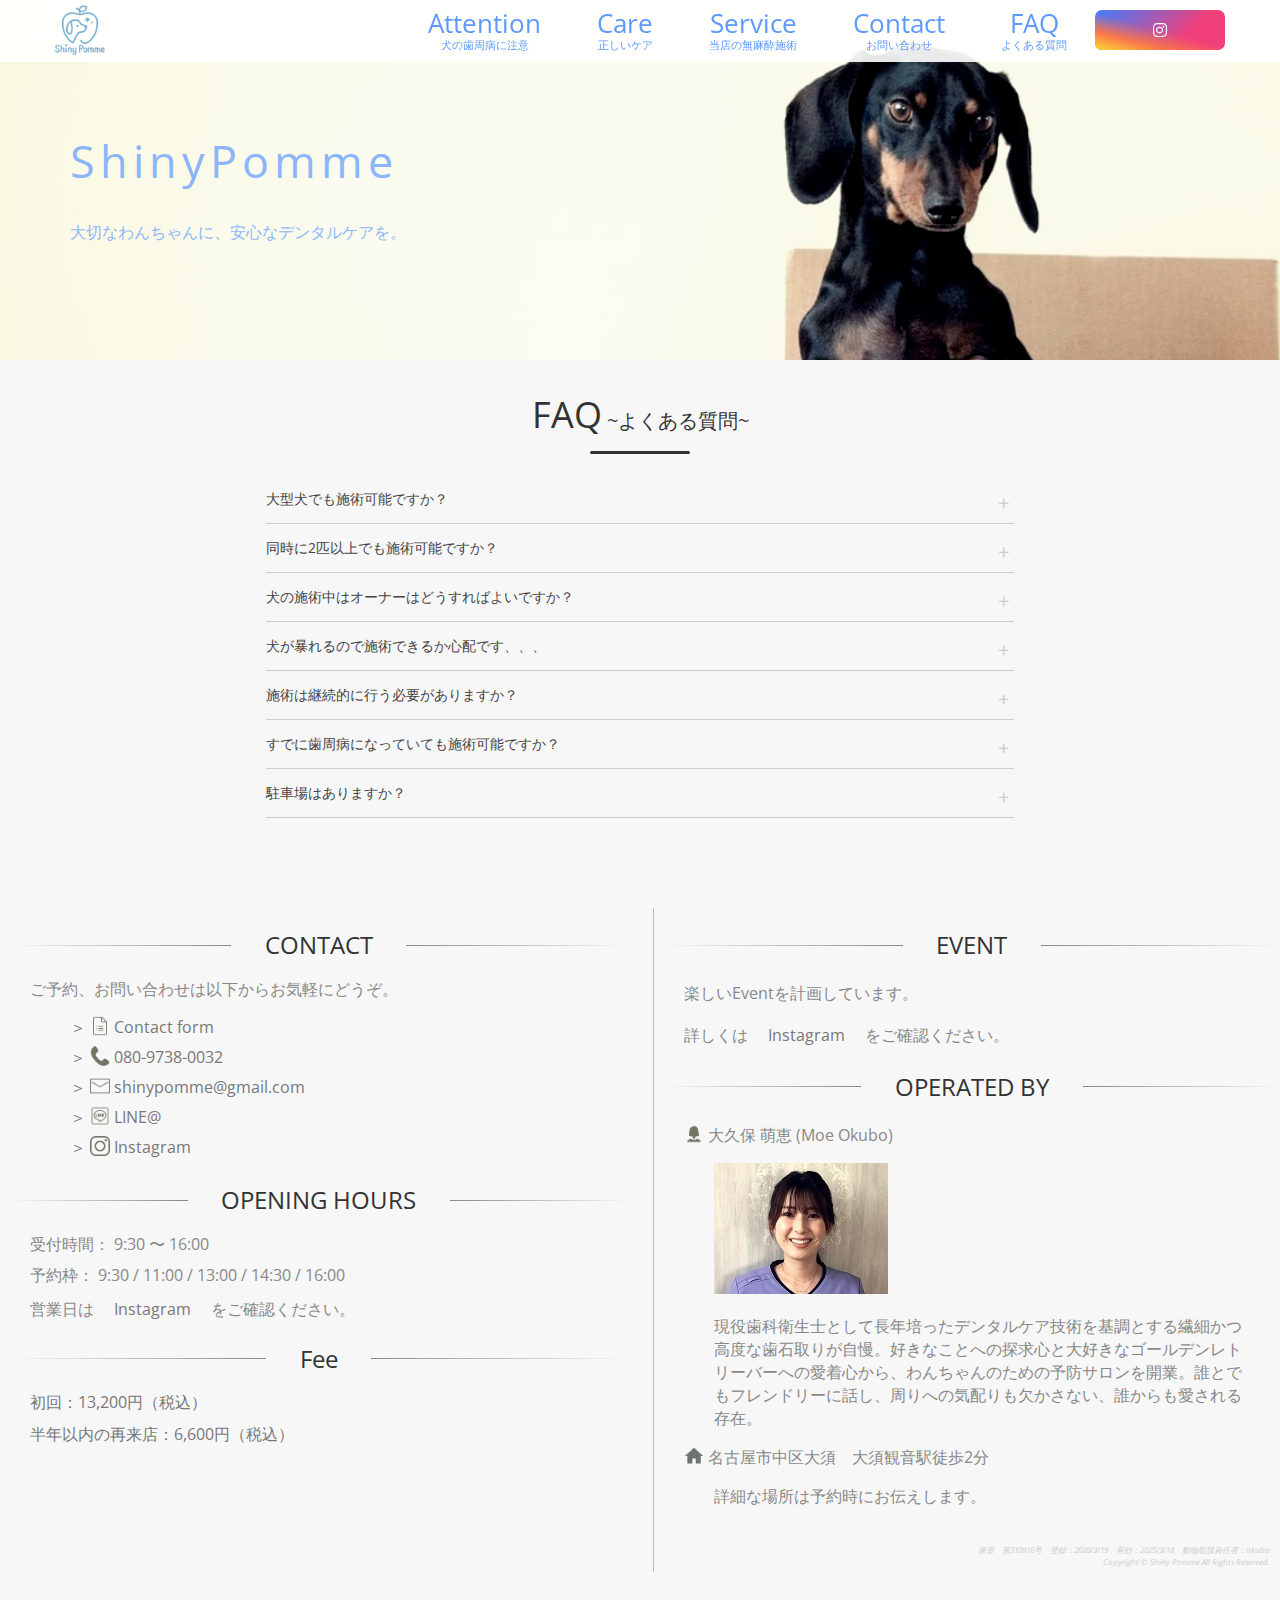
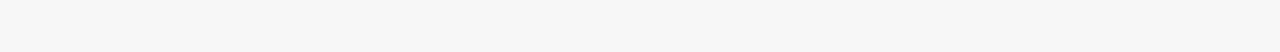
<file: FAQ.html>
<!DOCTYPE html>
<html>
  <head>
    <!-- Global site tag (gtag.js) - Google Analytics -->
    <script async src="https://www.googletagmanager.com/gtag/js?id=UA-177868389-1"></script>
    <script>
      window.dataLayer = window.dataLayer || [];
      function gtag(){dataLayer.push(arguments);}
      gtag('js', new Date());

      gtag('config', 'UA-177868389-1');
    </script>
    <meta charset="utf-8">
    <meta name="description" content="愛知県の現役歯科衛生士が実施するわんちゃんに安心の無麻酔歯石除去。わんちゃんをリラックスさせながら機械は使わずにオールハンドで丁寧に歯石除去致します。">
    <meta name="viewport" content="width=device-width, initial-scale=1.0">
    <title>ShinyPomme | 現役歯科衛生士が行う犬の無麻酔歯石除去</title>
    <link href="https://fonts.googleapis.com/css2?family=Open+Sans+Condensed:wght@300&display=swap" rel="stylesheet">
    <link href="https://use.fontawesome.com/releases/v5.6.1/css/all.css" rel="stylesheet">
    <link rel="stylesheet" href="stylesheet.css">
    <link rel="stylesheet" href="responsive.css">
    <script src="https://ajax.googleapis.com/ajax/libs/jquery/2.1.4/jquery.min.js"></script>
    <link rel="shortcut icon" href="favicon.ico">
  </head>
  <body>
    <header>
      <div class="container">
        <a class="header-left" href="index.html">
          <img class="logo" src="picture/logo.png" alt="ShinyPomme">
        </a>
        <div class="header-right">
          <div class="header-menu">
            <ul>
              <li><a class="a-btn" href="attention.html">Attention<br><span class="hd-r-span">犬の歯周病に注意</span></a></li>
              <li><a class="a-btn" href="care.html">Care<br><span class="hd-r-span">正しいケア</span></a></li>
              <li><a class="a-btn" href="service.html">Service<br><span class="hd-r-span">当店の無麻酔施術</span></a></li>
              <li><a class="a-btn" href="contact.php">Contact<br><span class="hd-r-span">お問い合わせ</span></a></li>
              <li><a class="a-btn" href="FAQ.html">FAQ<br><span class="hd-r-span">よくある質問</span></a></li>
            </ul>
          </div>
          <div class="header-follow">
            <a href="https://www.instagram.com/ShinyPomme/" class="insta_btn2" target="_blank" rel="noopener noreferrer">
              <i class="fab fa-instagram"></i> <span>@shinypomme</span>
            </a>
          </div>
        </div>
        <div class="hamburger">
          <span></span>
          <span></span>
          <span></span>
        </div>
        <nav class="globalMenuSp">
            <ul>
              <li><a href="attention.html">Attention</a></li>
              <li><a href="care.html">Care</a></li>
              <li><a href="service.html">Service</a></li>
              <li><a href="contact.php">Contact</a></li>
              <li><a href="FAQ.html">FAQ</a></li>
            </ul>
        </nav>
    </header>
    <div class="top-wrapper">
      <div class="container">
        <div class="container-hp">
          <h1>ShinyPomme</h1>
          <p class="container-p">大切なわんちゃんに、<br>安心なデンタルケアを。</p>
        </div>
      </div>
    </div>
    <!-- コンテンツ -->
    <div class="main-wrapper">
      <div class="heading-faq">
        <h2>FAQ<span> ~よくある質問~</span></h2>
        <div class="faq">
        <ul id="faq-list">
          <li class="faq-list-item">
            <h3 class="question">大型犬でも施術可能ですか？</h3>
            <span>+</span>
            <div class="answer">
              <p>基本的には小型犬を施術対象としていますが、大型犬でも穏やかであれば施術可能です。一度、トライしてみて施術困難と判断すれば全額返金致しますので、大型犬であっても一度ご相談ください。</p>
            </div>
          </li>
          <li class="faq-list-item">
            <h3 class="question">同時に2匹以上でも施術可能ですか？</h3>
            <span>+</span>
            <div class="answer">
              <p>基本的に1枠1匹でお願いします。2匹以上の予約をする場合は、頭数分の予約枠の確保をお願いします。</p>
            </div>
          </li>
          <li class="faq-list-item">
            <h3 class="question">犬の施術中はオーナーはどうすればよいですか？</h3>
            <span>+</span>
            <div class="answer">
              <p>お預かりして施術を行いますので、オーナー様は退室して頂いております。ですが、持病等で心配な方は待合スペースにてお待ち頂けます。</p>
            </div>
          </li>
          <li class="faq-list-item">
            <h3 class="question">犬が暴れるので施術できるか心配です、、、</h3>
            <span>+</span>
            <div class="answer">
              <p>わんちゃんをマッサージをして落ち着かせてから施術を行います。それでも、暴れたり器具に噛んでくる場合は、わんちゃんの安全を第一と考え施術を中断致します。その場合はもちろん料金は頂きません。</p>
            </div>
          </li>
          <li class="faq-list-item">
            <h3 class="question">施術は継続的に行う必要がありますか？</h3>
            <span>+</span>
            <div class="answer">
              <p>犬の歯石は施術しても3日後には歯石の蓄積が始まります。人の歯石取りと同じように継続的な施術を行うことが必要です。目安としては3か月に一度の施術を行うことをオススメします。</p>
            </div>
          </li>
          <li class="faq-list-item">
            <h3 class="question">すでに歯周病になっていても施術可能ですか？</h3>
            <span>+</span>
            <div class="answer">
              <p>軽度の歯周病であれば、当サロンでの無麻酔歯石除去とホームケアで改善が可能です。重度歯周病のわんちゃんは当サロンでの改善が難しいケースが多く動物病院の受診をお願いしております。</p>
            </div>
          </li>
          <li class="faq-list-item">
            <h3 class="question">駐車場はありますか？</h3>
            <span>+</span>
            <div class="answer">
              <p>申し訳ございませんが、駐車場のご用意はございません。近隣のコインパーキングをご使用ください。駅が近くにあるため、公共交通機関のご利用をオススメしています。</p>
            </div>
          </li>
        </ul>

      </div>
      </div>
    </div>
    <!-- 以上、コンテンツ -->
    <footer>
      <div class="contact-wrapper">
        <div class="container">
          <div class="contact-h2">
            <h2 class="fotter-menu">　CONTACT　</h2>
          </div>
          <p class="contact-p">ご予約、お問い合わせは以下からお気軽にどうぞ。</p>
          <ul>
            <li>
              <a class="a-btn" href="contact.php">
                ＞
                <img class="contact-img" src="picture/form.png" alt="" align="top">
                 Contact form
              </a>
            </li>
            <li>
              <a class="a-btn" href="tel:080-9738-0032">
                ＞
                <img class="contact-img" src="picture/tell.png" alt="" align="top">
                 080-9738-0032
              </a>
            </li>
            <li>
              <a class="a-btn" href="mailto:shinypomme@gmail.com">
                ＞
                <img class="contact-img" src="picture/mail.png" alt="" align="top">
                 shinypomme@gmail.com
              </a>
            </li>
            <li>
              <a class="a-btn" href="https://line.me/ti/p/PopZYbZgiJ" target="_blank" rel="noopener noreferrer">
                ＞
                <img class="contact-img" src="picture/line.png" alt="" align="top">
                 LINE@
              </a>
            </li>
            <li>
              <a class="a-btn" href="https://www.instagram.com/ShinyPomme/" target="_blank" rel="noopener noreferrer">
                ＞
                <img class="contact-img" src="picture/Instagram.png" alt="" align="top">
                 Instagram
              </a>
            </li>
          </ul>
          <div class="opening-hours">
            <h2 class="fotter-menu">　OPENING HOURS　</h2>
            <div class="time">
              <p>受付時間： 9:30 〜 16:00</p>
              <p>予約枠： 9:30 / 11:00 / 13:00 / 14:30 / 16:00</p>
              <p>営業日は<a class="a-btn" href="https://www.instagram.com/ShinyPomme/" target="_blank" rel="noopener noreferrer">Instagram</a>をご確認ください。</p>
            </div>
          </div>
          <div class="fee">
            <h2 class="fotter-menu">　Fee　</h2>
            <div class="fee-con">
              <p>初回：13,200円（税込）</p>
              <p>半年以内の再来店：6,600円（税込）</p>
            </div>
          </div>
        </div>
      </div>
      <div class="operated-wrapper">
        <div class="container">
          <div class="operated-h2">
            <h2 class="fotter-menu">　EVENT　</h2>
          </div>
          <div class="operated-part">
            <p>楽しいEventを計画しています。
            <p>詳しくは<a class="a-btn" href="https://www.instagram.com/ShinyPomme/" target="_blank" rel="noopener noreferrer">Instagram</a>をご確認ください。</p>
          </div>
          <div class="operated-h2">
            <h2 class="fotter-menu">　OPERATED BY　</h2>
          </div>
          <div class="operated-part">
            <p>
              <img class="operated-img" src="picture/woman.png" alt="名前" align="top">
              大久保 萌恵
                <span class="name-en">(Moe Okubo)</span>
            </p>
            <img class="operator" src="picture/sp_4.jpg" alt="施術者">
            <p class="profile">現役歯科衛生士として長年培ったデンタルケア技術を基調とする繊細かつ高度な歯石取りが自慢。好きなことへの探求心と大好きなゴールデンレトリーバーへの愛着心から、わんちゃんのための予防サロンを開業。誰とでもフレンドリーに話し、周りへの気配りも欠かさない、誰からも愛される存在。</p>
          </div>
          <div class="operated-part">
            <p>
              <img class="operated-img" src="picture/home.png" alt="住所" align="top">
              名古屋市中区大須　大須観音駅徒歩2分
              <p class="address">
                詳細な場所は予約時にお伝えします。
              </p>
            </p>
          </div>
          <div class="register-part">
            <p>
              保管　第310916号　登録：2020/3/19　有効：2025/3/18　動物取扱責任者：okubo
            </p>
            <p>
              Copyright © Shiny Pomme All Rights Reserved.
            </p>
          </div>
        </div>
      </div>
    </footer>
    <script src="script.js"></script>
  </body>
</html>
</file>
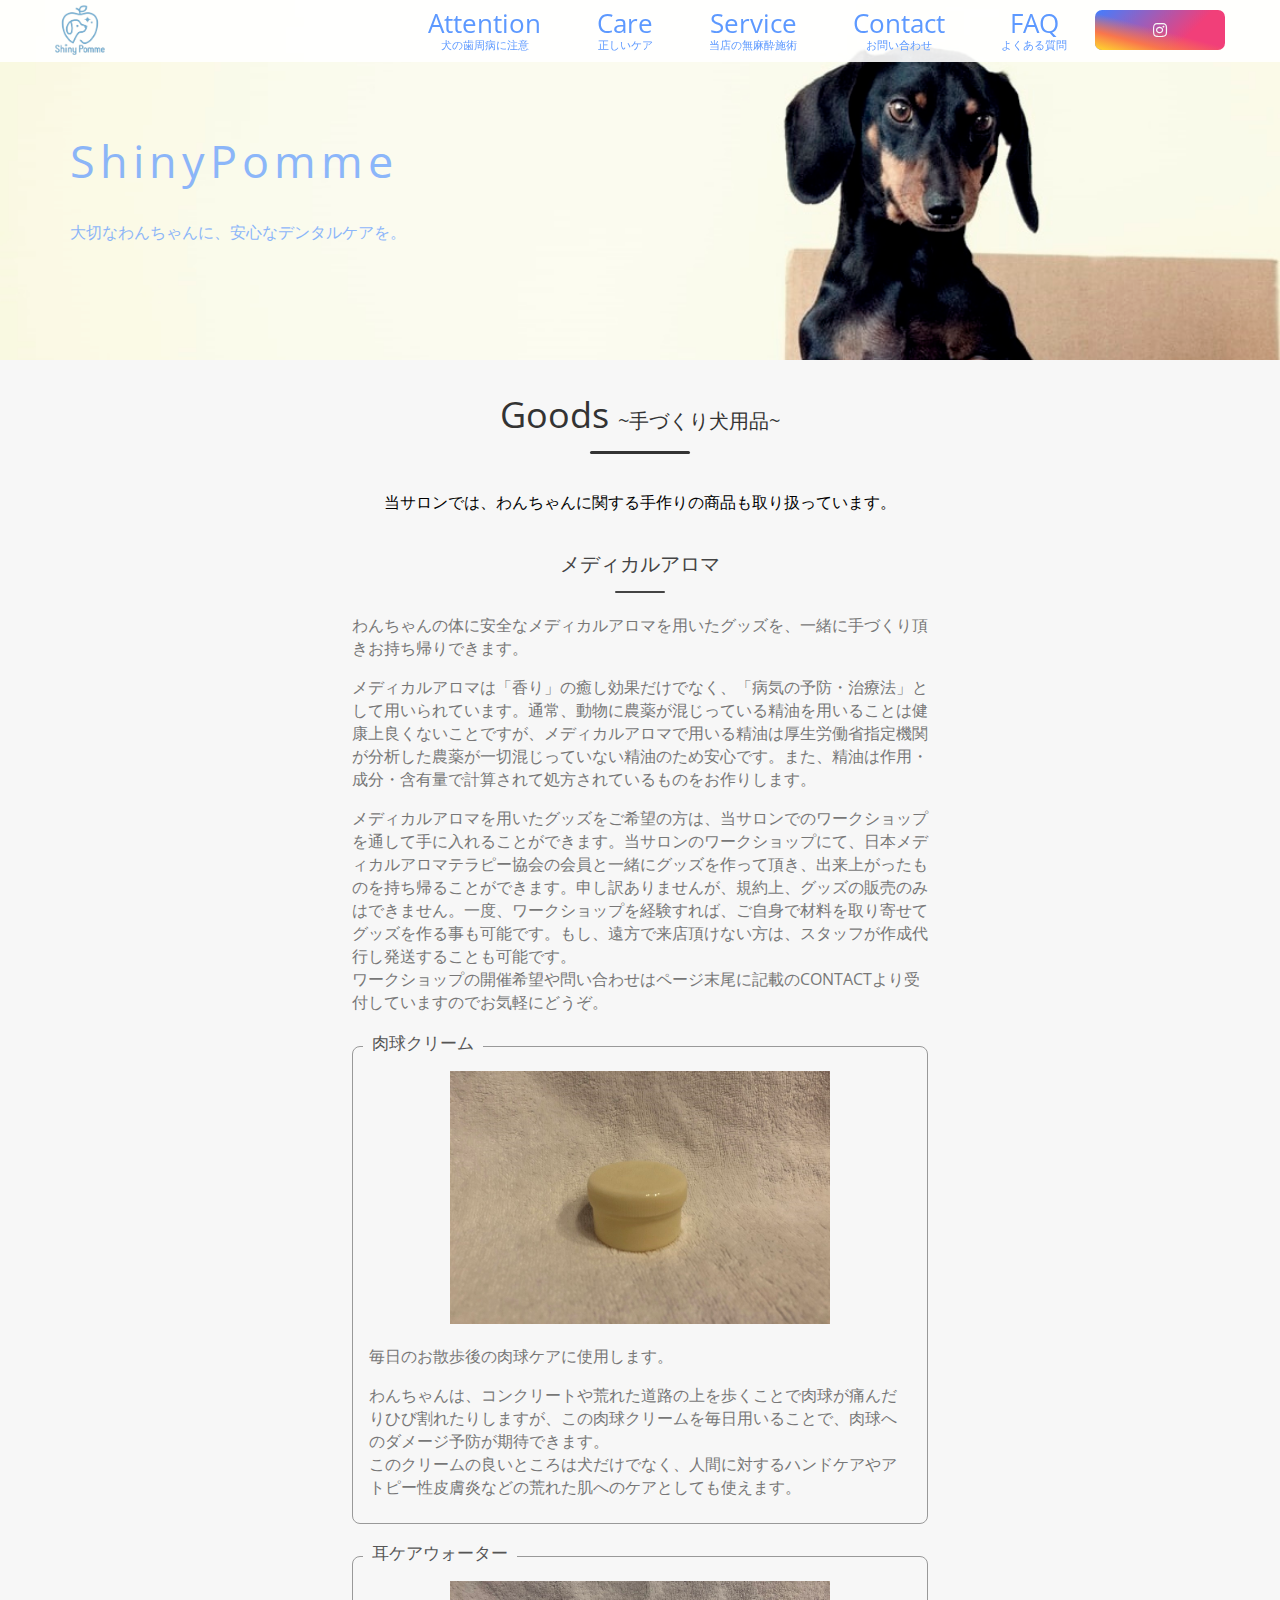
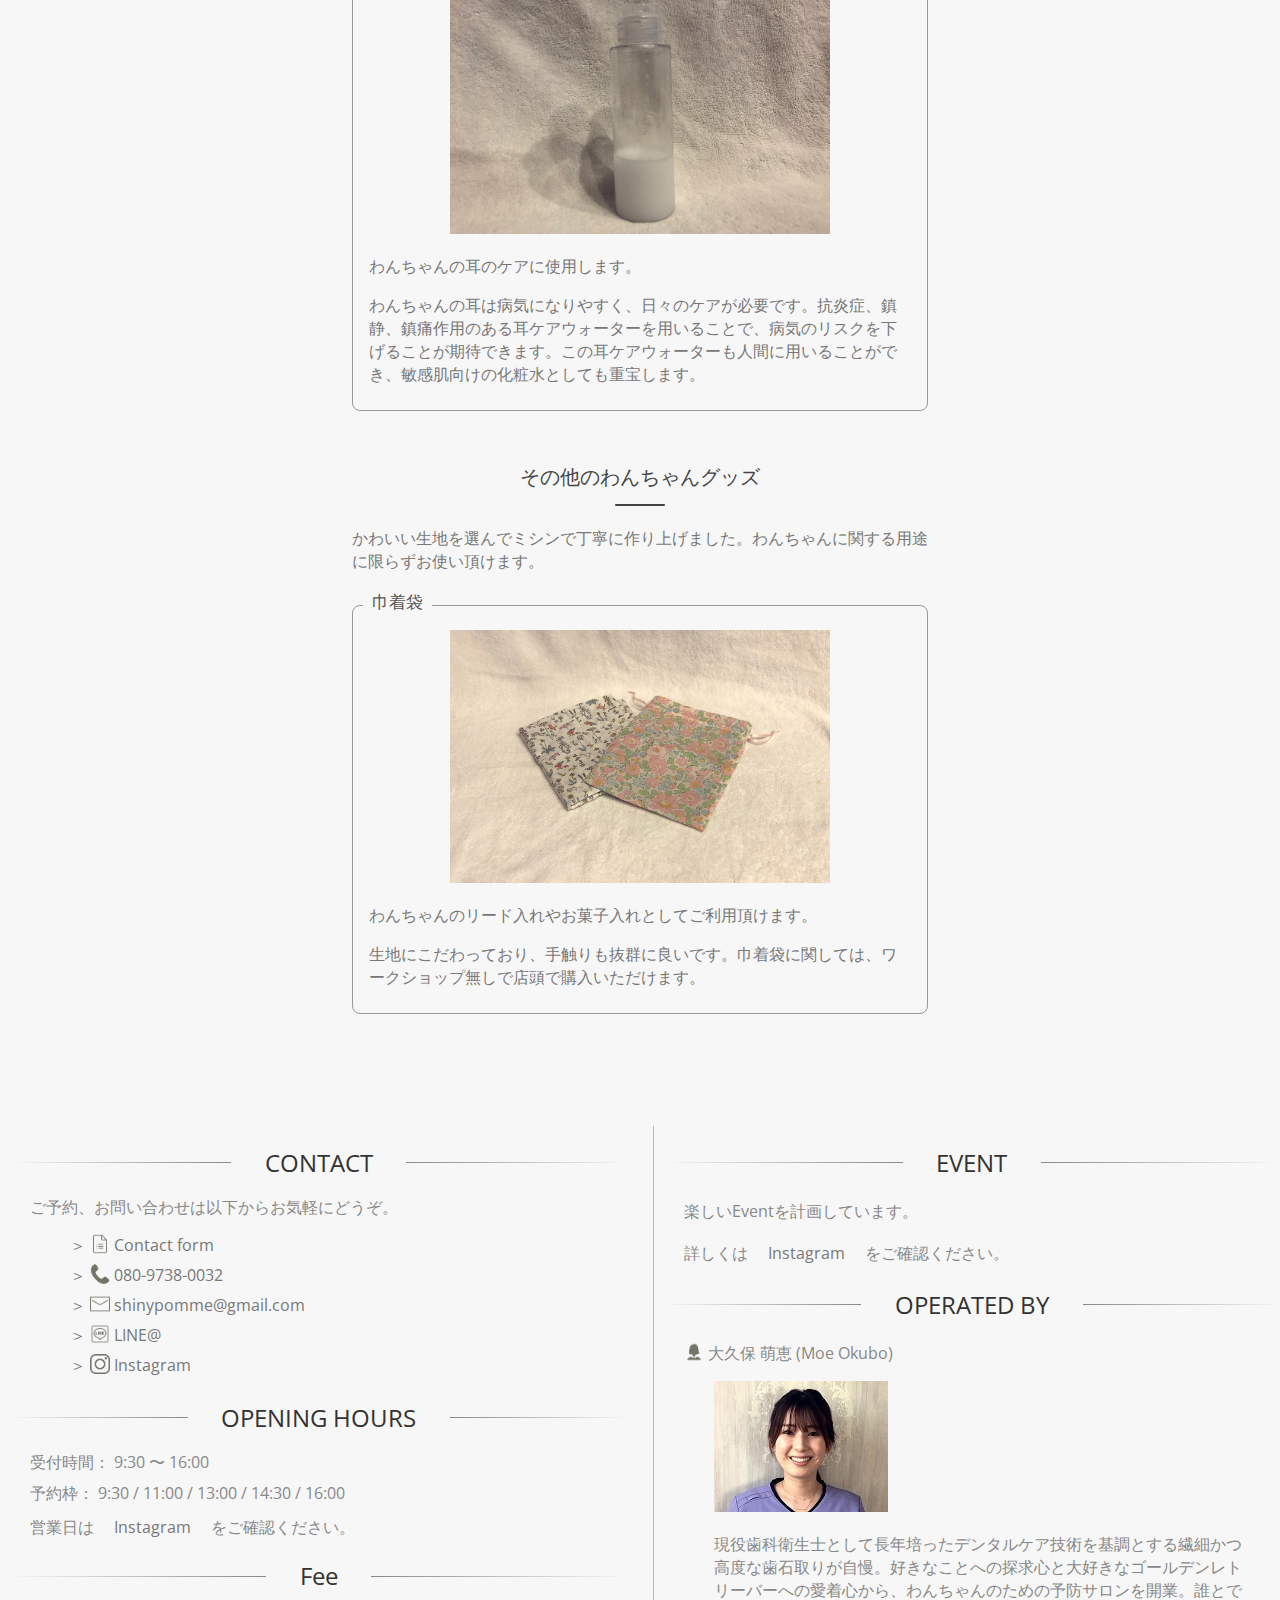
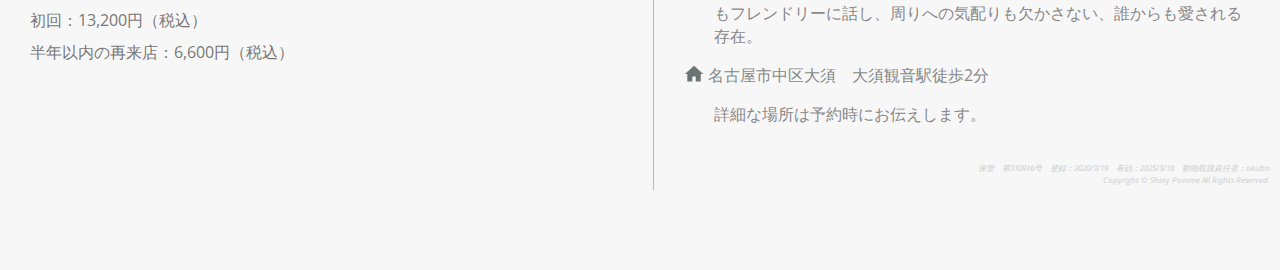
<file: goods.html>
<!DOCTYPE html>
<html>
  <head>
    <!-- Global site tag (gtag.js) - Google Analytics -->
    <script async src="https://www.googletagmanager.com/gtag/js?id=UA-177868389-1"></script>
    <script>
      window.dataLayer = window.dataLayer || [];
      function gtag(){dataLayer.push(arguments);}
      gtag('js', new Date());

      gtag('config', 'UA-177868389-1');
    </script>
    <meta charset="utf-8">
    <meta name="description" content="愛知県の現役歯科衛生士が実施するわんちゃんに安心の無麻酔歯石除去。わんちゃんをリラックスさせながら機械は使わずにオールハンドで丁寧に歯石除去致します。">
    <meta name="viewport" content="width=device-width, initial-scale=1.0">
    <title>ShinyPomme | 現役歯科衛生士が行う犬の無麻酔歯石除去</title>
    <link href="https://fonts.googleapis.com/css2?family=Open+Sans+Condensed:wght@300&display=swap" rel="stylesheet">
    <link href="https://use.fontawesome.com/releases/v5.6.1/css/all.css" rel="stylesheet">
    <link rel="stylesheet" href="stylesheet.css">
    <link rel="stylesheet" href="responsive.css">
    <script src="https://ajax.googleapis.com/ajax/libs/jquery/2.1.4/jquery.min.js"></script>
    <link rel="shortcut icon" href="favicon.ico">
  </head>
  <body>
    <header>
      <div class="container">
        <a class="header-left" href="index.html">
          <img class="logo" src="picture/logo.png" alt="ShinyPomme">
        </a>
        <div class="header-right">
          <div class="header-menu">
            <ul>
              <li><a class="a-btn" href="attention.html">Attention<br><span class="hd-r-span">犬の歯周病に注意</span></a></li>
              <li><a class="a-btn" href="care.html">Care<br><span class="hd-r-span">正しいケア</span></a></li>
              <li><a class="a-btn" href="service.html">Service<br><span class="hd-r-span">当店の無麻酔施術</span></a></li>
              <li><a class="a-btn" href="contact.php">Contact<br><span class="hd-r-span">お問い合わせ</span></a></li>
              <li><a class="a-btn" href="FAQ.html">FAQ<br><span class="hd-r-span">よくある質問</span></a></li>
            </ul>
          </div>
          <div class="header-follow">
            <a href="https://www.instagram.com/ShinyPomme/" class="insta_btn2" target="_blank" rel="noopener noreferrer">
              <i class="fab fa-instagram"></i> <span>@shinypomme</span>
            </a>
          </div>
        </div>
        <div class="hamburger">
          <span></span>
          <span></span>
          <span></span>
        </div>
        <nav class="globalMenuSp">
            <ul>
              <li><a href="attention.html">Attention</a></li>
              <li><a href="care.html">Care</a></li>
              <li><a href="service.html">Service</a></li>
              <li><a href="contact.php">Contact</a></li>
              <li><a href="FAQ.html">FAQ</a></li>
            </ul>
        </nav>
    </header>
    <div class="top-wrapper">
      <div class="container">
        <div class="container-hp">
          <h1>ShinyPomme</h1>
          <p class="container-p">大切なわんちゃんに、<br>安心なデンタルケアを。</p>
        </div>
      </div>
    </div>
    <!-- コンテンツ -->
    <div class="main-wrapper">
      <div class="heading-msg">
        <h2>Goods <span>~手づくり犬用品~</span></h2>
        <p>当サロンでは、わんちゃんに関する手作りの商品も取り扱っています。</p>
        <div class="attention-msg">
          <h3>メディカルアロマ</h3>
          <p>わんちゃんの体に安全なメディカルアロマを用いたグッズを、一緒に手づくり頂きお持ち帰りできます。</p>
          <p>メディカルアロマは「香り」の癒し効果だけでなく、「病気の予防・治療法」として用いられています。通常、動物に農薬が混じっている精油を用いることは健康上良くないことですが、メディカルアロマで用いる精油は厚生労働省指定機関が分析した農薬が一切混じっていない精油のため安心です。また、精油は作用・成分・含有量で計算されて処方されているものをお作りします。</p>
          <p>メディカルアロマを用いたグッズをご希望の方は、当サロンでのワークショップを通して手に入れることができます。当サロンのワークショップにて、日本メディカルアロマテラピー協会の会員と一緒にグッズを作って頂き、出来上がったものを持ち帰ることができます。申し訳ありませんが、規約上、グッズの販売のみはできません。一度、ワークショップを経験すれば、ご自身で材料を取り寄せてグッズを作る事も可能です。もし、遠方で来店頂けない方は、スタッフが作成代行し発送することも可能です。<br>ワークショップの開催希望や問い合わせはページ末尾に記載の<a class="a-btn" href="#contact-jump">CONTACT</a>より受付していますのでお気軽にどうぞ。</p>
          <div class="box-msg">
            <span class="box-title">肉球クリーム</span>
            <p></p>
            <img class="box-img" src="picture/cream.jpg" alt="hearing">
            <p>毎日のお散歩後の肉球ケアに使用します。</p>
            <p>わんちゃんは、コンクリートや荒れた道路の上を歩くことで肉球が痛んだりひび割れたりしますが、この肉球クリームを毎日用いることで、肉球へのダメージ予防が期待できます。<br>このクリームの良いところは犬だけでなく、人間に対するハンドケアやアトピー性皮膚炎などの荒れた肌へのケアとしても使えます。</p>
          </div>
          <div class="box-msg">
            <span class="box-title">耳ケアウォーター</span>
            <p></p>
            <img class="box-img" src="picture/oil.jpg" alt="operation">
            <p>わんちゃんの耳のケアに使用します。</p>
            <p>わんちゃんの耳は病気になりやすく、日々のケアが必要です。抗炎症、鎮静、鎮痛作用のある耳ケアウォーターを用いることで、病気のリスクを下げることが期待できます。この耳ケアウォーターも人間に用いることができ、敏感肌向けの化粧水としても重宝します。</p>
          </div>
          <h3>その他のわんちゃんグッズ</h3>
          <p>かわいい生地を選んでミシンで丁寧に作り上げました。わんちゃんに関する用途に限らずお使い頂けます。</p>
          <div class="box-msg">
            <span class="box-title">巾着袋</span>
            <p></p>
            <img class="box-img" src="picture/bag.jpg" alt="advice">
            <p>わんちゃんのリード入れやお菓子入れとしてご利用頂けます。</p>
            <p>生地にこだわっており、手触りも抜群に良いです。巾着袋に関しては、ワークショップ無しで店頭で購入いただけます。</p>
          </div>
        </div>
      </div>
    </div>
    <!-- 以上、コンテンツ -->
    <footer>
      <div class="contact-wrapper">
        <div class="container">
          <div class="contact-h2">
            <h2 class="fotter-menu" id="contact-jump">　CONTACT　</h2>
          </div>
          <p class="contact-p">ご予約、お問い合わせは以下からお気軽にどうぞ。</p>
          <ul>
            <li>
              <a class="a-btn" href="contact.php">
                ＞
                <img class="contact-img" src="picture/form.png" alt="" align="top">
                 Contact form
              </a>
            </li>
            <li>
              <a class="a-btn" href="tel:080-9738-0032">
                ＞
                <img class="contact-img" src="picture/tell.png" alt="" align="top">
                 080-9738-0032
              </a>
            </li>
            <li>
              <a class="a-btn" href="mailto:shinypomme@gmail.com">
                ＞
                <img class="contact-img" src="picture/mail.png" alt="" align="top">
                 shinypomme@gmail.com
              </a>
            </li>
            <li>
              <a class="a-btn" href="https://line.me/ti/p/PopZYbZgiJ" target="_blank" rel="noopener noreferrer">
                ＞
                <img class="contact-img" src="picture/line.png" alt="" align="top">
                 LINE@
              </a>
            </li>
            <li>
              <a class="a-btn" href="https://www.instagram.com/ShinyPomme/" target="_blank" rel="noopener noreferrer">
                ＞
                <img class="contact-img" src="picture/Instagram.png" alt="" align="top">
                 Instagram
              </a>
            </li>
          </ul>
          <div class="opening-hours">
            <h2 class="fotter-menu">　OPENING HOURS　</h2>
            <div class="time">
              <p>受付時間： 9:30 〜 16:00</p>
              <p>予約枠： 9:30 / 11:00 / 13:00 / 14:30 / 16:00</p>
              <p>営業日は<a class="a-btn" href="https://www.instagram.com/ShinyPomme/" target="_blank" rel="noopener noreferrer">Instagram</a>をご確認ください。</p>
            </div>
          </div>
          <div class="fee">
            <h2 class="fotter-menu">　Fee　</h2>
            <div class="fee-con">
              <p>初回：13,200円（税込）</p>
              <p>半年以内の再来店：6,600円（税込）</p>
            </div>
          </div>
        </div>
      </div>
      <div class="operated-wrapper">
        <div class="container">
          <div class="operated-h2">
            <h2 class="fotter-menu">　EVENT　</h2>
          </div>
          <div class="operated-part">
            <p>楽しいEventを計画しています。
            <p>詳しくは<a class="a-btn" href="https://www.instagram.com/ShinyPomme/" target="_blank" rel="noopener noreferrer">Instagram</a>をご確認ください。</p>
          </div>
          <div class="operated-h2">
            <h2 class="fotter-menu">　OPERATED BY　</h2>
          </div>
          <div class="operated-part">
            <p>
              <img class="operated-img" src="picture/woman.png" alt="名前" align="top">
              大久保 萌恵
                <span class="name-en">(Moe Okubo)</span>
            </p>
            <img class="operator" src="picture/sp_4.jpg" alt="施術者">
            <p class="profile">現役歯科衛生士として長年培ったデンタルケア技術を基調とする繊細かつ高度な歯石取りが自慢。好きなことへの探求心と大好きなゴールデンレトリーバーへの愛着心から、わんちゃんのための予防サロンを開業。誰とでもフレンドリーに話し、周りへの気配りも欠かさない、誰からも愛される存在。</p>
          </div>
          <div class="operated-part">
            <p>
              <img class="operated-img" src="picture/home.png" alt="住所" align="top">
              名古屋市中区大須　大須観音駅徒歩2分
              <p class="address">
                詳細な場所は予約時にお伝えします。
              </p>
            </p>
          </div>
          <div class="register-part">
            <p>
              保管　第310916号　登録：2020/3/19　有効：2025/3/18　動物取扱責任者：okubo
            </p>
            <p>
              Copyright © Shiny Pomme All Rights Reserved.
            </p>
          </div>
        </div>
      </div>
    </footer>
    <script src="script.js"></script>
  </body>
</html>
</file>
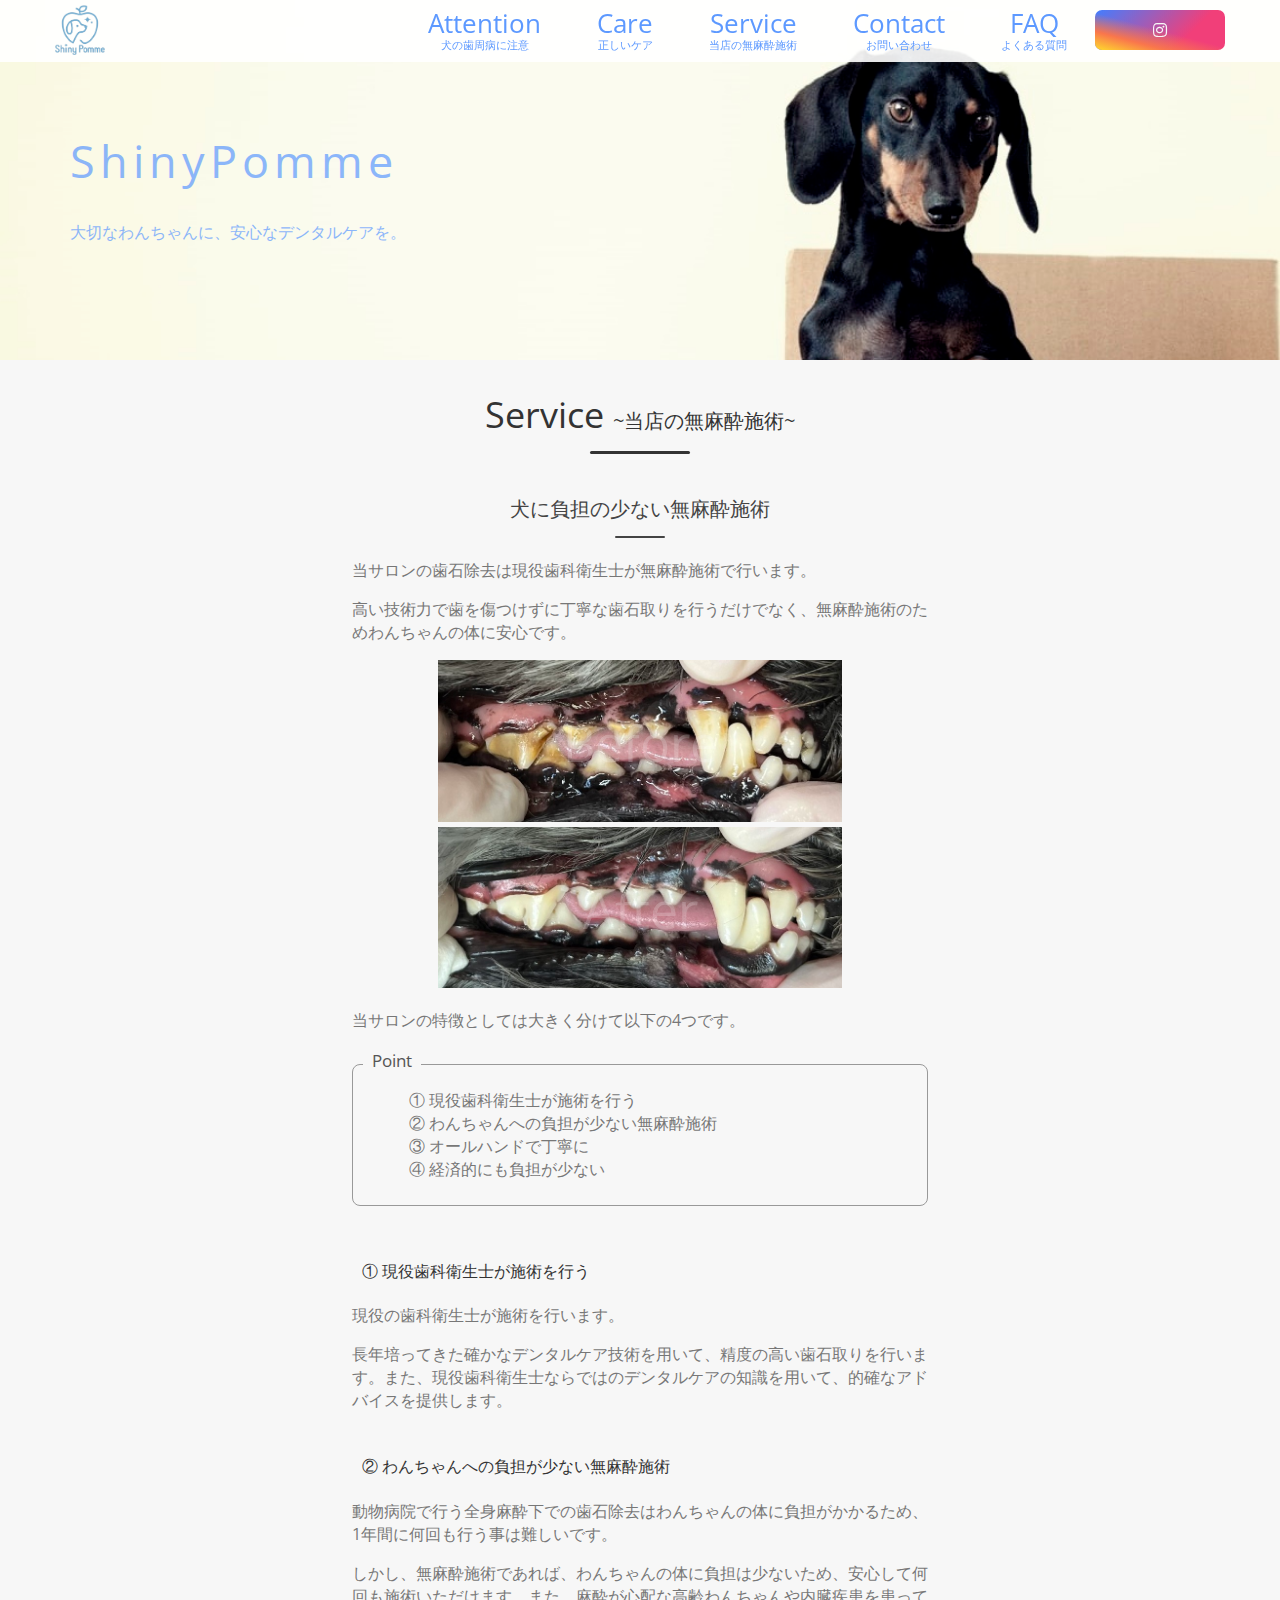
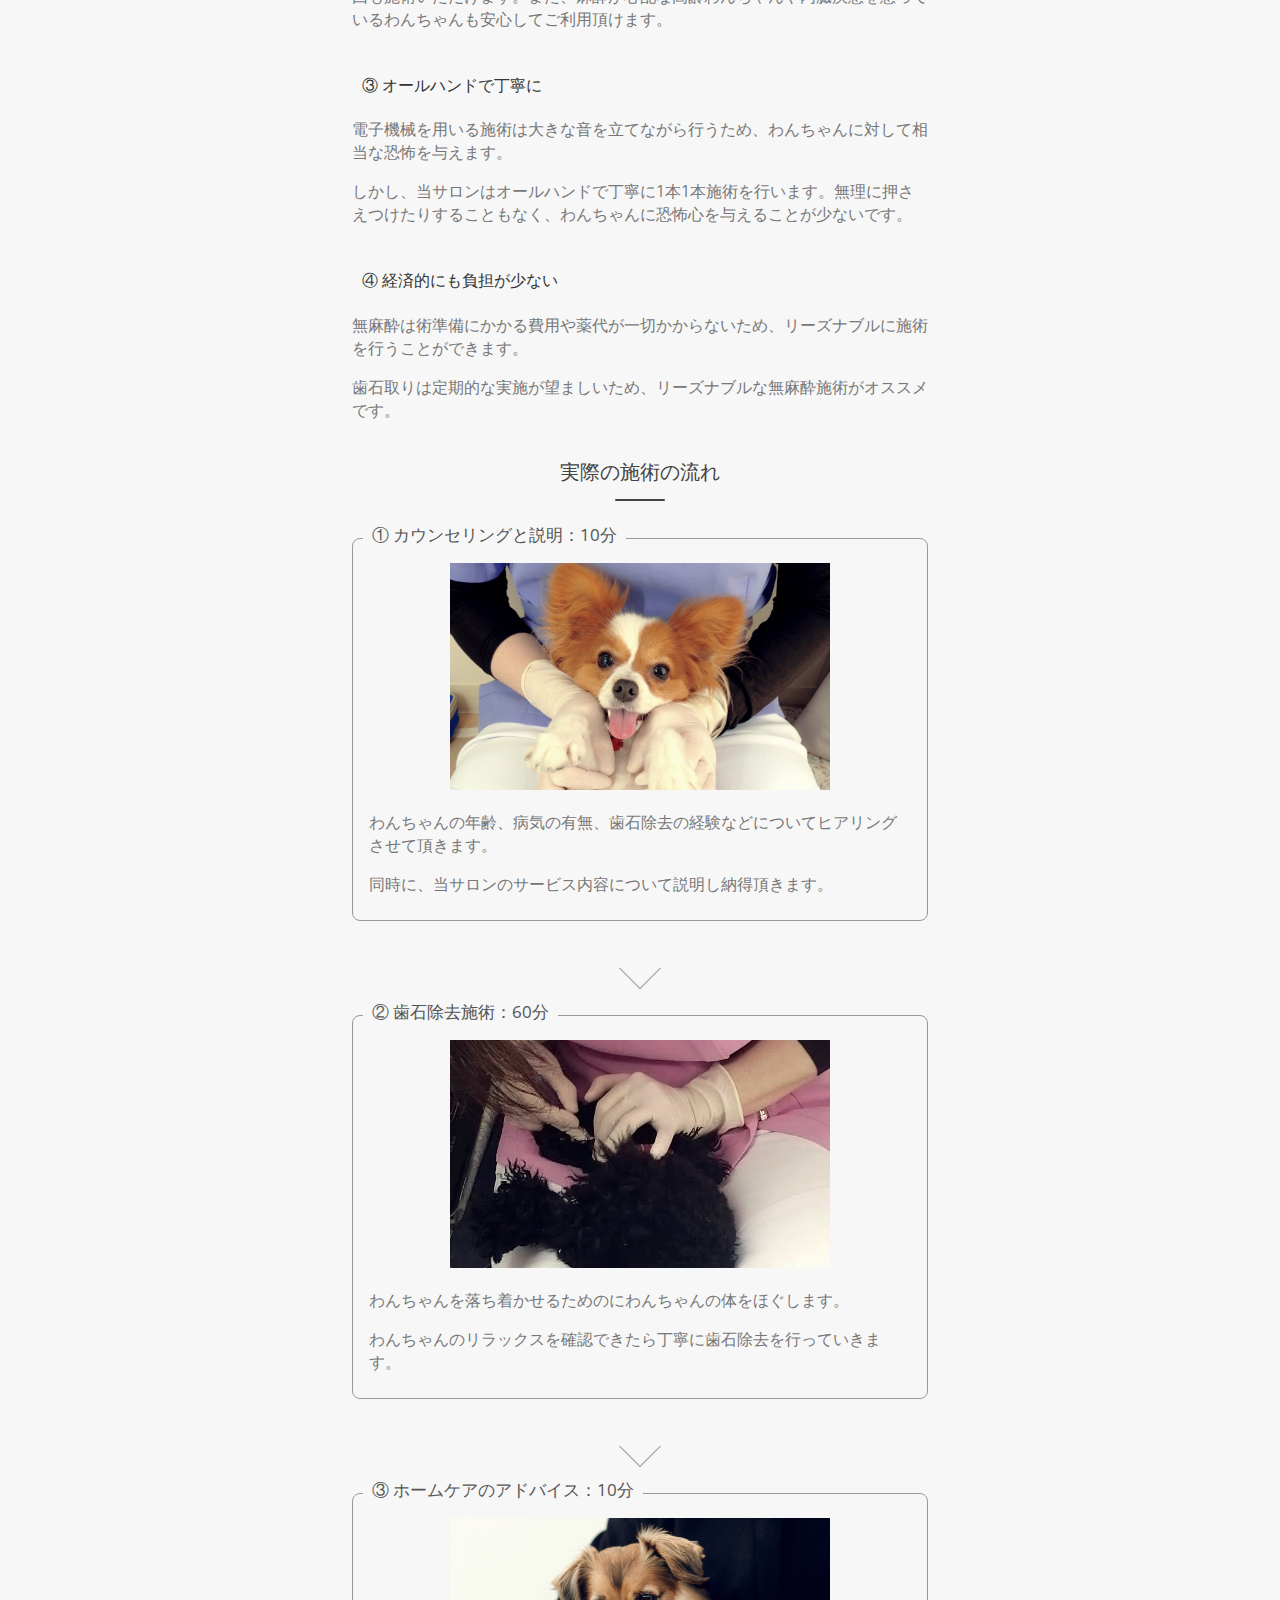
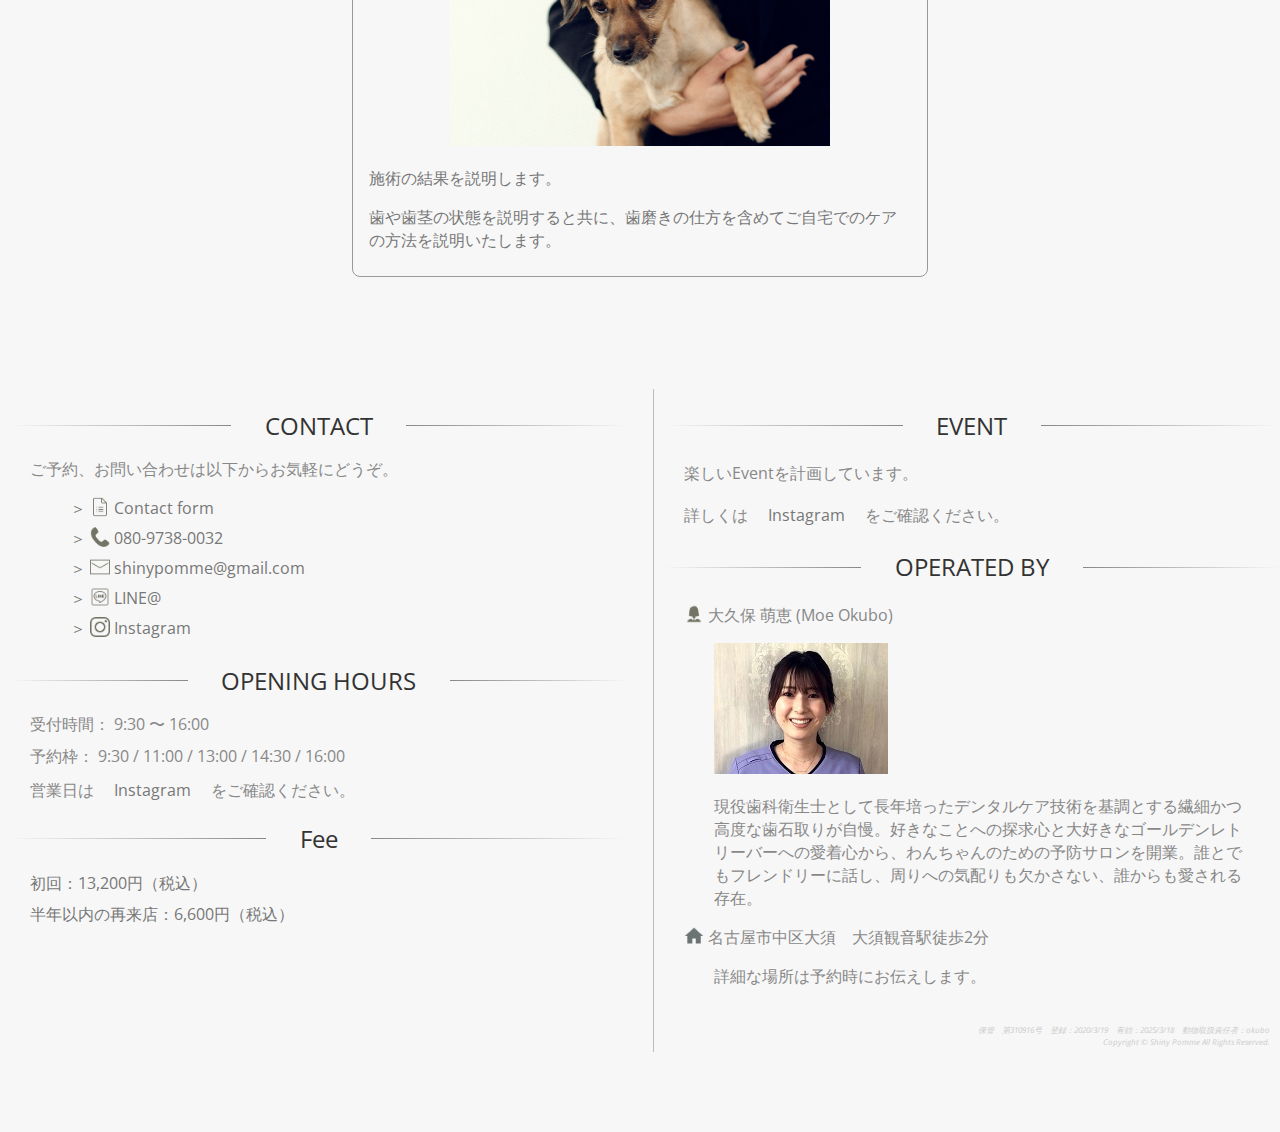
<file: service.html>
<!DOCTYPE html>
<html>
  <head>
    <!-- Global site tag (gtag.js) - Google Analytics -->
    <script async src="https://www.googletagmanager.com/gtag/js?id=UA-177868389-1"></script>
    <script>
      window.dataLayer = window.dataLayer || [];
      function gtag(){dataLayer.push(arguments);}
      gtag('js', new Date());

      gtag('config', 'UA-177868389-1');
    </script>
    <meta charset="utf-8">
    <meta name="description" content="愛知県の現役歯科衛生士が実施するわんちゃんに安心の無麻酔歯石除去。わんちゃんをリラックスさせながら機械は使わずにオールハンドで丁寧に歯石除去致します。">
    <meta name="viewport" content="width=device-width, initial-scale=1.0">
    <title>ShinyPomme | 現役歯科衛生士が行う犬の無麻酔歯石除去</title>
    <link href="https://fonts.googleapis.com/css2?family=Open+Sans+Condensed:wght@300&display=swap" rel="stylesheet">
    <link href="https://use.fontawesome.com/releases/v5.6.1/css/all.css" rel="stylesheet">
    <link rel="stylesheet" href="stylesheet.css">
    <link rel="stylesheet" href="responsive.css">
    <script src="https://ajax.googleapis.com/ajax/libs/jquery/2.1.4/jquery.min.js"></script>
    <link rel="shortcut icon" href="favicon.ico">
  </head>
  <body>
    <header>
      <div class="container">
        <a class="header-left" href="index.html">
          <img class="logo" src="picture/logo.png" alt="ShinyPomme">
        </a>
        <div class="header-right">
          <div class="header-menu">
            <ul>
              <li><a class="a-btn" href="attention.html">Attention<br><span class="hd-r-span">犬の歯周病に注意</span></a></li>
              <li><a class="a-btn" href="care.html">Care<br><span class="hd-r-span">正しいケア</span></a></li>
              <li><a class="a-btn" href="service.html">Service<br><span class="hd-r-span">当店の無麻酔施術</span></a></li>
              <li><a class="a-btn" href="contact.php">Contact<br><span class="hd-r-span">お問い合わせ</span></a></li>
              <li><a class="a-btn" href="FAQ.html">FAQ<br><span class="hd-r-span">よくある質問</span></a></li>
            </ul>
          </div>
          <div class="header-follow">
            <a href="https://www.instagram.com/ShinyPomme/" class="insta_btn2" target="_blank" rel="noopener noreferrer">
              <i class="fab fa-instagram"></i> <span>@shinypomme</span>
            </a>
          </div>
        </div>
        <div class="hamburger">
          <span></span>
          <span></span>
          <span></span>
        </div>
        <nav class="globalMenuSp">
            <ul>
              <li><a href="attention.html">Attention</a></li>
              <li><a href="care.html">Care</a></li>
              <li><a href="service.html">Service</a></li>
              <li><a href="contact.php">Contact</a></li>
              <li><a href="FAQ.html">FAQ</a></li>
            </ul>
        </nav>
    </header>
    <div class="top-wrapper">
      <div class="container">
        <div class="container-hp">
          <h1>ShinyPomme</h1>
          <p class="container-p">大切なわんちゃんに、<br>安心なデンタルケアを。</p>
        </div>
      </div>
    </div>
    <!-- コンテンツ -->
    <div class="main-wrapper">
      <div class="heading-msg">
        <h2>Service <span>~当店の無麻酔施術~</span></h2>
        <div class="attention-msg">
          <h3>犬に負担の少ない無麻酔施術</h3>
          <p>当サロンの歯石除去は現役歯科衛生士が無麻酔施術で行います。</p>
          <p>高い技術力で歯を傷つけずに丁寧な歯石取りを行うだけでなく、無麻酔施術のためわんちゃんの体に安心です。</p>
          <div class="before-after">
            <img src="picture/before.jpeg" alt="before-operation">
            <p>Before</p>
          </div>
          <div class="before-after">
            <img src="picture/after.jpeg" alt="after-operation">
            <p>After</p>
          </div>
          <p>当サロンの特徴としては大きく分けて以下の4つです。</p>
          <div class="box-msg">
            <span class="box-title">Point</span>
            <ul>
              <li>① 現役歯科衛生士が施術を行う</li>
              <li>② わんちゃんへの負担が少ない無麻酔施術</li>
              <li>③ オールハンドで丁寧に</li>
              <li>④ 経済的にも負担が少ない</li>
            </ul>
          </div>

          <h4>① 現役歯科衛生士が施術を行う</h4>
          <p>現役の歯科衛生士が施術を行います。</p>
          <p>長年培ってきた確かなデンタルケア技術を用いて、精度の高い歯石取りを行います。また、現役歯科衛生士ならではのデンタルケアの知識を用いて、的確なアドバイスを提供します。</p>

          <h4>② わんちゃんへの負担が少ない無麻酔施術</h4>
          <p>動物病院で行う全身麻酔下での歯石除去はわんちゃんの体に負担がかかるため、1年間に何回も行う事は難しいです。</p>
          <p>しかし、無麻酔施術であれば、わんちゃんの体に負担は少ないため、安心して何回も施術いただけます。また、麻酔が心配な高齢わんちゃんや内臓疾患を患っているわんちゃんも安心してご利用頂けます。</p>

          <h4>③ オールハンドで丁寧に</h4>
          <p>電子機械を用いる施術は大きな音を立てながら行うため、わんちゃんに対して相当な恐怖を与えます。</p>
          <p>しかし、当サロンはオールハンドで丁寧に1本1本施術を行います。無理に押さえつけたりすることもなく、わんちゃんに恐怖心を与えることが少ないです。</p>

          <h4>④ 経済的にも負担が少ない</h4>
          <p>無麻酔は術準備にかかる費用や薬代が一切かからないため、リーズナブルに施術を行うことができます。</p>
          <p>歯石取りは定期的な実施が望ましいため、リーズナブルな無麻酔施術がオススメです。</p>


          <h3>実際の施術の流れ</h3>
          <div class="box-msg">
            <span class="box-title">① カウンセリングと説明：10分</span>
            <p></p>
            <img class="box-img" src="picture/hearing.jpg" alt="hearing">
            <p>わんちゃんの年齢、病気の有無、歯石除去の経験などについてヒアリングさせて頂きます。</p>
            <p>同時に、当サロンのサービス内容について説明し納得頂きます。</p>
          </div>
          <div class="arrow1"></div>
          <div class="box-msg">
            <span class="box-title">② 歯石除去施術：60分</span>
            <p></p>
            <img class="box-img" src="picture/operation.jpg" alt="operation">
            <p>わんちゃんを落ち着かせるためのにわんちゃんの体をほぐします。</p>
            <p>わんちゃんのリラックスを確認できたら丁寧に歯石除去を行っていきます。</p>
          </div>
          <div class="arrow1"></div>
          <div class="box-msg">
            <span class="box-title">③ ホームケアのアドバイス：10分</span>
            <p></p>
            <img class="box-img" src="picture/advice.jpg" alt="advice">
            <p>施術の結果を説明します。</p>
            <p>歯や歯茎の状態を説明すると共に、歯磨きの仕方を含めてご自宅でのケアの方法を説明いたします。</p>
          </div>
        </div>
      </div>
    </div>
    <!-- 以上、コンテンツ -->
    <footer>
      <div class="contact-wrapper">
        <div class="container">
          <div class="contact-h2">
            <h2 class="fotter-menu">　CONTACT　</h2>
          </div>
          <p class="contact-p">ご予約、お問い合わせは以下からお気軽にどうぞ。</p>
          <ul>
            <li>
              <a class="a-btn" href="contact.php">
                ＞
                <img class="contact-img" src="picture/form.png" alt="" align="top">
                 Contact form
              </a>
            </li>
            <li>
              <a class="a-btn" href="tel:080-9738-0032">
                ＞
                <img class="contact-img" src="picture/tell.png" alt="" align="top">
                 080-9738-0032
              </a>
            </li>
            <li>
              <a class="a-btn" href="mailto:shinypomme@gmail.com">
                ＞
                <img class="contact-img" src="picture/mail.png" alt="" align="top">
                 shinypomme@gmail.com
              </a>
            </li>
            <li>
              <a class="a-btn" href="https://line.me/ti/p/PopZYbZgiJ" target="_blank" rel="noopener noreferrer">
                ＞
                <img class="contact-img" src="picture/line.png" alt="" align="top">
                 LINE@
              </a>
            </li>
            <li>
              <a class="a-btn" href="https://www.instagram.com/ShinyPomme/" target="_blank" rel="noopener noreferrer">
                ＞
                <img class="contact-img" src="picture/Instagram.png" alt="" align="top">
                 Instagram
              </a>
            </li>
          </ul>
          <div class="opening-hours">
            <h2 class="fotter-menu">　OPENING HOURS　</h2>
            <div class="time">
              <p>受付時間： 9:30 〜 16:00</p>
              <p>予約枠： 9:30 / 11:00 / 13:00 / 14:30 / 16:00</p>
              <p>営業日は<a class="a-btn" href="https://www.instagram.com/ShinyPomme/" target="_blank" rel="noopener noreferrer">Instagram</a>をご確認ください。</p>
            </div>
          </div>
          <div class="fee">
            <h2 class="fotter-menu">　Fee　</h2>
            <div class="fee-con">
              <p>初回：13,200円（税込）</p>
              <p>半年以内の再来店：6,600円（税込）</p>
            </div>
          </div>
        </div>
      </div>
      <div class="operated-wrapper">
        <div class="container">
          <div class="operated-h2">
            <h2 class="fotter-menu">　EVENT　</h2>
          </div>
          <div class="operated-part">
            <p>楽しいEventを計画しています。
            <p>詳しくは<a class="a-btn" href="https://www.instagram.com/ShinyPomme/" target="_blank" rel="noopener noreferrer">Instagram</a>をご確認ください。</p>
          </div>
          <div class="operated-h2">
            <h2 class="fotter-menu">　OPERATED BY　</h2>
          </div>
          <div class="operated-part">
            <p>
              <img class="operated-img" src="picture/woman.png" alt="名前" align="top">
              大久保 萌恵
                <span class="name-en">(Moe Okubo)</span>
            </p>
            <img class="operator" src="picture/sp_4.jpg" alt="施術者">
            <p class="profile">現役歯科衛生士として長年培ったデンタルケア技術を基調とする繊細かつ高度な歯石取りが自慢。好きなことへの探求心と大好きなゴールデンレトリーバーへの愛着心から、わんちゃんのための予防サロンを開業。誰とでもフレンドリーに話し、周りへの気配りも欠かさない、誰からも愛される存在。</p>
          </div>
          <div class="operated-part">
            <p>
              <img class="operated-img" src="picture/home.png" alt="住所" align="top">
              名古屋市中区大須　大須観音駅徒歩2分
              <p class="address">
                詳細な場所は予約時にお伝えします。
              </p>
            </p>
          </div>
          <div class="register-part">
            <p>
              保管　第310916号　登録：2020/3/19　有効：2025/3/18　動物取扱責任者：okubo
            </p>
            <p>
              Copyright © Shiny Pomme All Rights Reserved.
            </p>
          </div>
        </div>
      </div>
    </footer>
    <script src="script.js"></script>
  </body>
</html>
</file>
<file: stylesheet.css>
body {
  margin: 0;
  font-family: 'Open Sans Condensed', 'arial narrow', sans-serif;
}

li {
  list-style: none;
}

* {
  box-sizing:border-box;
}

.container {
  max-width:1170px;
  width: 100%;
  padding: 0 ;
  margin: 0 auto;
}

.container-hp {
  padding-left: 15px;
}

.container-p br {
  display: none;
}

.top-wrapper {
  padding: 100px 0 100px 0;
  background-repeat: no-repeat;
  background-attachment: fixed;
  background-size: contain;
  background-image: url(picture/dog25.jpg);
  color:#5D99FF;
}

.top-wrapper h1 {
  opacity: 0.7;
  font-size: 45px;
  letter-spacing: 5px;
  font-weight: normal;
}

.top-wrapper p {
  opacity: 0.7;
}

header {
  height: 62px;
  background-color: rgba(255, 255, 255, 0.9);
  width: 100%;
  position: fixed;
  top: 0;
  z-index: 999;
}

.logo {
  width: 10px;
  margin-top: 5px;
  opacity: 1;
  -webkit-transition: .3s ease-in-out;
  transition: .3s ease-in-out;
}

.logo:hover {
  opacity: .5;
}

.header-left {
  float:left;
}

.header-left img {
  width: 50px;
  height: auto;
}

.header-right {
  float:right;
}

.header-menu {
  float:left;
  transition: all 0.7s;
}

.header-menu ul {
  display: flex;
}
.header-menu li {
  padding: 0 18px;
}
.header-menu a {
  color:#5D99FF;
  display: block;
  padding: 0 10px;
  font-size: 26px;
  line-height: 60%;
  text-align: center;
  text-decoration: none;
}
.header-menu span {
  font-size: 11px;
  color:#5D99FF;
}

.header-menu a::after {
  border-bottom: solid 1px #5D99FF;
  bottom: 0;
  content: "";
  display: block;
  transition: all .3s ease;
  -webkit-transition: all .3s ease;
  width: 0;
}

.header-menu a:hover::after {
  width: 100%;
}

.header-follow {
  float:right;
  padding-top: 10px;
}

.insta_btn2{/*ボタンの下地*/
  color: #f7f7f7;/*文字・アイコン色*/
  border-radius: 7px;/*角丸に*/
  position: relative;
  display: inline-block;
  height: 40px;/*高さ*/
  width: 130px;/*幅*/
  text-align: center;/*中身を中央寄せ*/
  font-size: 16px;/*文字のサイズ*/
  line-height: 40px;/*高さと合わせる*/
  background: -webkit-linear-gradient(135deg, #427eff 0%, #f13f79 70%) no-repeat;
  background: linear-gradient(135deg, #427eff 0%, #f13f79 70%) no-repeat;/*グラデーション①*/
  overflow: hidden;/*はみ出た部分を隠す*/
  text-decoration:none;/*下線は消す*/
}

.insta_btn2:before{/*グラデーション②*/
  content: '';
  position: absolute;
  top: 0;
  left: 0;
  width: 100%;/*全体を覆う*/
  height: 100%;/*全体を覆う*/
  background: -webkit-linear-gradient(15deg, #ffdb2c, rgb(249, 118, 76) 25%, rgba(255, 77, 64, 0) 50%) no-repeat;
  background: linear-gradient(15deg, #ffdb2c, rgb(249, 118, 76) 25%, rgba(255, 77, 64, 0) 50%) no-repeat;
}

.insta_btn2 .fa-instagram{/*アイコン*/
  font-size: 16px;/*アイコンサイズ*/
  position: relative;
}

.insta_btn2 span {/*テキスト*/
  display:inline-block;
  position: relative;
   line-height: 40px;
  transition: .5s
}

.insta_btn2:hover span{/*ホバーで一周回転*/
  -webkit-transform: rotateX(360deg);
  -ms-transform: rotateX(360deg);
  transform: rotateX(360deg);
}

.hamburger {
  display: none;
}

.globalMenuSp {
  display: none;
}

.main-wrapper {
  height: auto;
  padding-bottom: 80px;
  background-color: #f7f7f7;
  text-align: center;
  overflow: hidden;
  position: relative;
  zoom:1;
}

.heading {
  padding: 60px 0 30px;
  width: 100%;
  color:#5f5d60;
}

.heading br {
  display: none;
}

.heading h2 {
  font-weight:normal;
}

.menu {
  float:left;
  width: 33%;
  position:relative;
}

.menu img {
  width: 70%;
}

.menu-icon {
  margin-top: 60px;
}

.menu-icon p {
  position:absolute;
  top:0px;
  left:10%;
  width:100%;
  font-size: 35px;
  color: #5f5d60;
  text-align: left;
}

.menu {
  opacity: 1;
  -webkit-transition: .3s ease-in-out;
  transition: .3s ease-in-out;
}
.menu:hover {
  opacity: .5;
}

.menu img {
  -webkit-transform: scale(1);
  transform: scale(1);
  -webkit-transition: .3s ease-in-out;
  transition: .3s ease-in-out;
}
.menu:hover img {
  -webkit-transform: scale(1.1);
  transform: scale(1.1);
}

.txt-contents1 {
  opacity: 1;
  width: 80%;
  display: inline-block;
  margin-top: 0px;
  font-size: 16px;
  color: #555555;
}

.txt-contents2 {
  width: 70%;
  display: inline-block;
  margin-top: 0px;
  font-size: 14px;
  color: #777777;
}

.contact_input {
  text-align: left;
  padding-left: 10%;
}

.form-item {
  margin: 5px;
  color: #555555;
}

.reserve {
  padding-left: 20px;
}

.res-reserve {
  padding-left: 20px;
}

input[type="text"] {
  width: 300px;
  border: 1px solid #ccc;
  border-radius: 4px;
  padding: 6px 12px;
  box-shadow: inset 0 1px 1px rgba(0, 0, 0, .075);
  transition: border-color ease-in-out .15s, box-shadow ease-in-out .15s;
  font-size: 16px;
  line-height: 1.428571429;
  color: #555;
}

input[type="submit"] {
  margin-top: 30px;
  width: 150px;
  border: 1px solid #5D99FF;
  border-radius: 10px;
  padding: 12px;
  box-shadow: inset 0 1px 1px rgba(0, 0, 0, .075);
  font-size: 14px;
  line-height: 1.428571429;
  color: white;
  background-color: #5D99FF;
  -webkit-appearance: none;
}

input[type="button"] {
  margin-top: 30px;
  width: 150px;
  border: 1px solid #aaaaaa;
  border-radius: 10px;
  padding: 12px;
  box-shadow: inset 0 1px 1px rgba(0, 0, 0, .075);
  font-size: 14px;
  line-height: 1.428571429;
  color: white;
  background-color: #aaaaaa;
  -webkit-appearance: none;
}

textarea {
  width: 90%;
  height: 100px;
  border: 1px solid #ccc;
  border-radius: 4px;
  padding: 6px 12px;
  box-shadow: inset 0 1px 1px rgba(0, 0, 0, .075);
  transition: border-color ease-in-out .15s, box-shadow ease-in-out .15s;
  font-size: 16px;
  line-height: 1.428571429;
  color: #555;
}



.thanks-message {
  margin-top: 50px;
  text-align: center;
  font-size: 16px;
}

.display-contact {
  width: 70%;
  margin: 30px auto;
  text-align: left;
  padding-left: 10%;
}

.faq-wrapper {
  text-align: center;
  padding-bottom: 80px;
  color: #5f5d60;
}

#faq-list {
  width: 60%;
  margin: 0 auto;
  padding: 0;
  list-style: none;
}

.faq-list-item {
  margin:10px;
  border-bottom:1px solid #ccc;
  position:relative;
  cursor:pointer;
  text-align: left;
}

.faq-list-item h3 {
  font-size: 14px;
}

.faq-list-item span {
  position:absolute;
  top:0;
  right:5px;
  color:#ccc;
  font-size:13px;
}

.answer {
  font-size: 14px;
  padding: 5px 0px;
  margin-bottom: 15px;
  display: none;

}

.heading-msg h2, .heading-contact h2, .heading-faq h2 {
  position: relative;
  display: inline-block;
  margin-bottom: 1em;
  font-size: 36px;
  font-weight:normal;
  color: #333333;
}
.heading-msg h2:before, .heading-contact h2:before, .heading-faq h2:before {
  content: '';
  position: absolute;
  bottom: -15px;
  display: inline-block;
  width: 100px;
  height: 3px;
  left: 50%;
  -webkit-transform: translateX(-50%);
  transform: translateX(-50%);
  background-color: #333333;
  border-radius: 2px;
}

.heading-msg h3 {
  position: relative;
  display: inline-block;
  margin-bottom: 1em;
  font-size: 20px;
  font-weight:normal;
  color: #444444;
}
.heading-msg h3:before {
  content: '';
  position: absolute;
  bottom: -15px;
  display: inline-block;
  width: 50px;
  height: 2px;
  left: 50%;
  -webkit-transform: translateX(-50%);
  transform: translateX(-50%);
  background-color: #444444;
  border-radius: 2px;
}

.heading-faq h3 {
  font-size: 14px;
  font-weight:normal;
  color: #444444;
}

.heading-msg span, .heading-contact span, .heading-faq span {
  font-size: 20px;
  font-weight:normal;
}

.attention-msg {
  width: 45%;
  margin: auto;
}

.attention-msg h4 {
  text-align: left;
  font-weight:normal;
  padding-top: 22px;
  padding-left: 10px;
  color: #333333;
}

.service-img {
  width: 50%;
}

.box-msg {
    position: relative;
    margin: 2em 0;
    padding: 0.5em 1em;
    border: solid 1px #999999;
    border-radius: 8px;
}
.box-msg .box-title {
    position: absolute;
    display: inline-block;
    top: -13px;
    left: 10px;
    padding: 0 9px;
    line-height: 1;
    font-size: 17px;
    background: #f7f7f7;
    color: #555555;
    font-weight: normal;
}

.arrow1{
  width: 30px;
  height: 30px;
  border: 1px solid;
  border-color:  transparent transparent #999999 #999999;
  margin: auto;
  transform: rotate(-45deg);
}

.attention-msg p , ul{
  text-align: left;
  font-size: 16px;
  color: #777777;
}

.attention-msg a {
  color:#777777;
  text-decoration: none;
  display: inline-block;
}
.attention-msg a::after {
  border-bottom: solid 1px #b3aeb5;
  bottom: 0;
  content: "";
  display: block;
  transition: all .3s ease;
  -webkit-transition: all .3s ease;
  width: 0;
}
.attention-msg a:hover::after {
  width: 100%;
}

.attention-msg img {
  width: 70%;
}

.before-after {
  position: relative;
  }

.before-after p {
  position: absolute;
  color: rgba(255, 255, 255, 0.2);
  font-size: 50px;
  top: 50%;
  left: 50%;
  -ms-transform: translate(-50%,-50%);
  -webkit-transform: translate(-50%,-50%);
  transform: translate(-50%,-50%);
  margin:0;
  padding:0;
  }

.before-after img {
  width: 70%;
}

.box-msg img {
	width: 70%;
}

footer {
  height: auto;
  padding-bottom: 80px;
  background-color: #f7f7f7;
  width: 100%;
  overflow: hidden;
  position: relative;
  zoom:1;
}

footer a {
  color:#777777;
  padding: 3px 20px;
  text-decoration: none;
  display: inline-block;
}
footer a::after {
  border-bottom: solid 1px #b3aeb5;
  bottom: 0;
  content: "";
  display: block;
  transition: all .3s ease;
  -webkit-transition: all .3s ease;
  width: 0;
}
footer a:hover::after {
  width: 100%;
}

.contact-wrapper {
  float:left;
  width: 49%;
  padding-left: 10px;
}

.contact-part {
  font-size: 16px;
  color: #888888;
  padding-left: 20px;
}

.fotter-menu {
  display: flex;
	align-items: center;
}

.fotter-menu:before,.fotter-menu:after{
  content: "";
	flex-grow: 1;
	height: 1px;
	display: block;
}

.fotter-menu:before {
	margin-right: .4em;
	background: linear-gradient(-90deg, #888, transparent);
}

.fotter-menu:after {
	margin-left: .4em;
	background: linear-gradient(90deg, #888, transparent);
}

.contact-h2 h2 {
  font-weight: normal;
  color: #333333;
}

.contact-p {
  padding-left: 20px;
  font-size: 16px;
  line-height: 95%;
  color: #888888;
}
a[href^="tel:"]{
  pointer-events: none;
}

.opening-hours h2 {
  font-weight:normal;
  color: #333333;
}

.fee h2 {
  font-weight:normal;
  color: #333333;
}

.time {
  padding-left: 20px;
  font-size: 16px;
  line-height: 95%;
  color: #888888;
}

.fee-con {
  padding-left: 20px;
  font-size: 16px;
  line-height: 95%;
  color: #777777;
}

.operated-wrapper {
  float:right;
  width: 49%;
  border-left: 1px solid #BBBBBB;
  padding-left: 10px;
}

.operated-h2 h2 {
  font-weight:normal;
  color: #333333;
}

.name-en {
  font-size: 16px;
  color: #888888;
}

.profile {
  width: 95%;
  padding-left: 30px;
}

.operated-part {
  font-size: 16px;
  color: #888888;
  padding-left: 20px;
}

.register-part {
  text-align: right;
  font-size: 8px;
  font-style: oblique;
  color: #cccccc;
  margin-top: 5em;
  padding-right: 10px;
  line-height: 50%;
}

.operator {
  padding-left: 30px;
}

.contact-img {
  width: 20px;
  height: auto;
}

.operated-img {
  width: 20px;
  height: auto;
}

.address {
  width: 95%;
  padding-left: 30px;
}
</file>
<file: responsive.css>
@media (max-width:1000px) {
  .header-menu li {
    padding: 0 7px;
  }
  .header-menu a {
    font-size: 20px;
    padding: 0;
  }
  .header-menu span {
    font-size: 10px;
  }
  .insta_btn2 {
    width: 110px;
  }
  .top-wrapper {
    padding: 70px 0 70px 0;
    background-image: url(picture/dog24.jpg);
  }
  .top-wrapper h1 {
    font-size: 30px;
  }
  .heading br {
    display: block;
  }
  .top-wrapper p {
    font-size: 12px;
  }
  .menu {
    width:100%;
  }
  .attention-msg {
    width: 65%;
  }
}

@media (max-width:700px) {
  .heading {
    width: 90%;
    margin: auto;
  }
  .container-p br {
    display: block;
  }
  /*　ハンバーガーボタン　*/
  .hamburger {
    display : block;
    position: fixed;
    z-index : 3;
    left : 13px;
    top   : 12px;
    width : 42px;
    height: 42px;
    cursor: pointer;
    text-align: center;
  }
  .hamburger span {
    display : block;
    position: absolute;
    width   : 30px;
    height  : 2px ;
    left    : 6px;
    border-radius:2px;
    background : #5D99FF;
    -webkit-transition: 0.3s ease-in-out;
    -moz-transition   : 0.3s ease-in-out;
    transition        : 0.3s ease-in-out;
  }
  .hamburger span:nth-child(1) {
    top: 10px;
  }
  .hamburger span:nth-child(2) {
    top: 20px;
  }
  .hamburger span:nth-child(3) {
    top: 30px;
  }

  /* ナビ開いてる時のボタン */
  .hamburger.active span:nth-child(1),
  .hamburger.active span:nth-child(3) {
    width : 12px;
  }
  .hamburger.active span:nth-child(1){

    -webkit-transform:    translate(1px,3px) rotate(315deg);
    -moz-transform   : translate(1px,3px) rotate(315deg);
    transform        : translate(2px,3px) rotate(315deg);
  }
  .hamburger.active span:nth-child(3){

    -webkit-transform: translate(11px,-17px) rotate(-45deg);
    -moz-transform   : translate(11px,-17px) rotate(45deg);
    transform        : translate(10px,-17px) rotate(45deg);
  }
  .hamburger.active span:nth-child(2) {
    width : 24px;
      transform: translate(0px,0px)rotate(270deg);
  }
  nav.globalMenuSp {
    display : block;
    position: fixed;
    z-index : 2;
    top  : 0;
    left : 0;
    background-color: rgba(255, 255, 255, 0.5);
    transform: translateY(-100%);
    transition: all 0.6s;
    width: 100%;
  }

  nav.globalMenuSp ul {
    background-color: rgba(255, 255, 255, 0.5);
    margin: 0 auto;
    padding: 0;
    text-align: center;
    width: 100%;
  }

  nav.globalMenuSp ul li {
    list-style-type: none;
    padding: 0;
    width: 100%;
  }
  nav.globalMenuSp ul li:last-child {
    padding-bottom: 0;
    border-bottom: none;
  }
  nav.globalMenuSp ul li:hover{
    background-color: rgba(255, 255, 255, 0.9);
  }

  nav.globalMenuSp ul li a {
    display: block;
    color: #5D99FF;
    padding: 0.8em 0;
    font-size: 24px;
    text-decoration :none;
  }

  /* このクラスを、jQueryで付与・削除する */
  nav.globalMenuSp.active {
    transform: translateY(0%);
  }

  .header-left {
    margin-left: 43%
  }
  .top-wrapper {
    background-image: url(picture/dog24.jpg);
  }
  .menu {
    width:100%;
  }
  .header-menu {
   display:none;
 }
 .header-follow {
   padding-right: 10px;
 }
 #faq-list {
   width: 80%;
 }
 .attention-msg {
   width: 80%;
 }
 .attention-msg img {
   width: 100%;
 }
  .operated-wrapper {
    width: 100%;
  }
  .contact-wrapper  {
    width: 100%;
  }
  a[href^="tel:"]{
    pointer-events: auto;
  }
  .register-part {
    text-align: center;
  }
}
</file>
